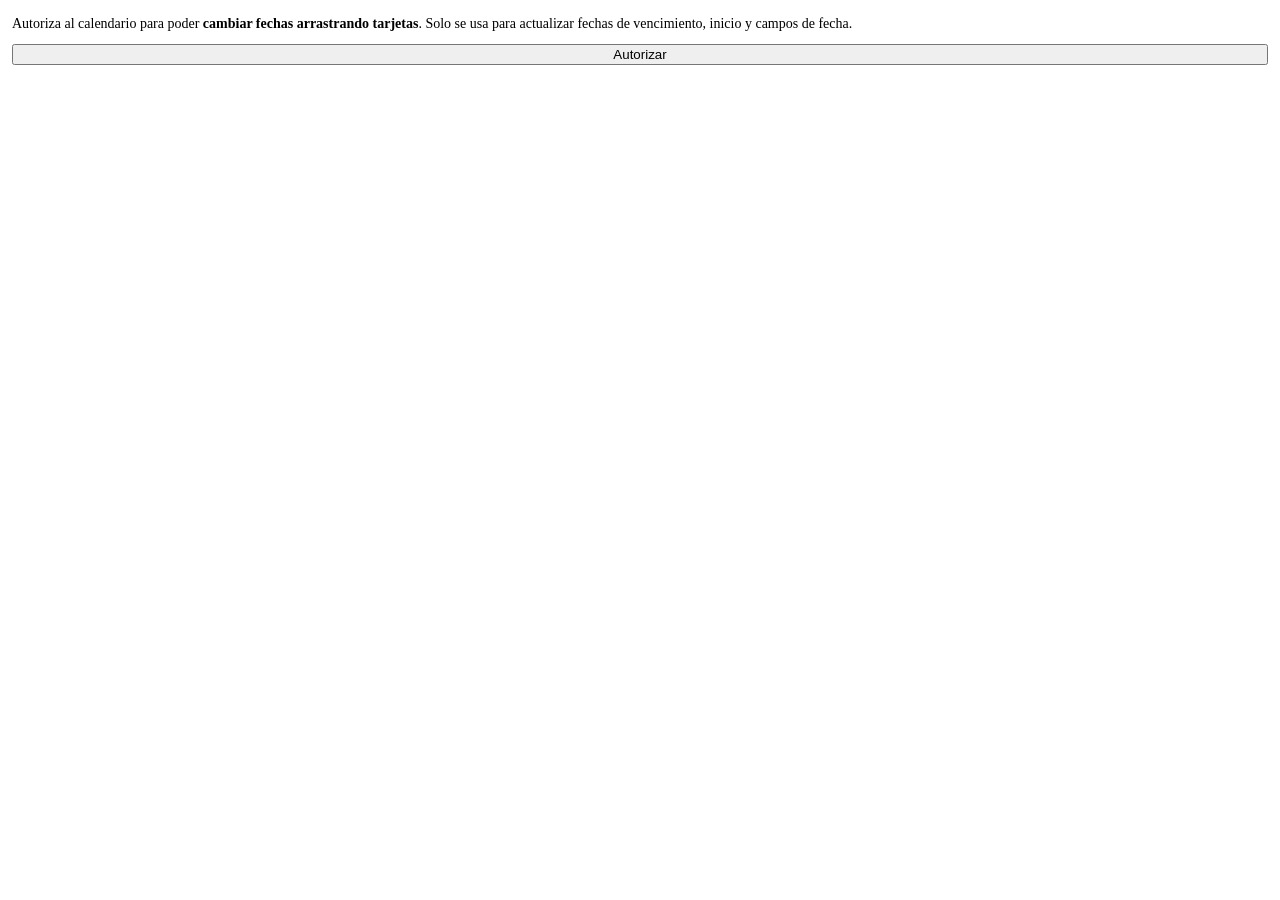
<file: authorize.html>
<!DOCTYPE html>
<html lang="es">
<head>
  <meta charset="utf-8">
  <link rel="stylesheet" href="https://p.trellocdn.com/power-up.min.css">
  <script src="https://p.trellocdn.com/power-up.min.js"></script>
  <style>body{padding:8px 4px;font-size:14px}p{margin:0 0 12px}</style>
</head>
<body>
  <p>Autoriza al calendario para poder <strong>cambiar fechas arrastrando tarjetas</strong>. Solo se usa para actualizar fechas de vencimiento, inicio y campos de fecha.</p>
  <button id="go" class="mod-primary" style="width:100%">Autorizar</button>
  <script src="./js/config.js?v=1795500000"></script>
  <script>
    var C = window.CAL_CONFIG;
    var t = window.TrelloPowerUp.iframe({ appKey: C.APP_KEY, appName: C.APP_NAME, appAuthor: C.APP_AUTHOR });
    document.getElementById('go').addEventListener('click', function () {
      t.getRestApi()
        .authorize({ scope: 'read,write', expiration: 'never' })
        .then(function () { return t.closePopup(); })
        .catch(function () { t.alert({ message: 'No se completó la autorización', display: 'error' }); });
    });
  </script>
</body>
</html>
</file>
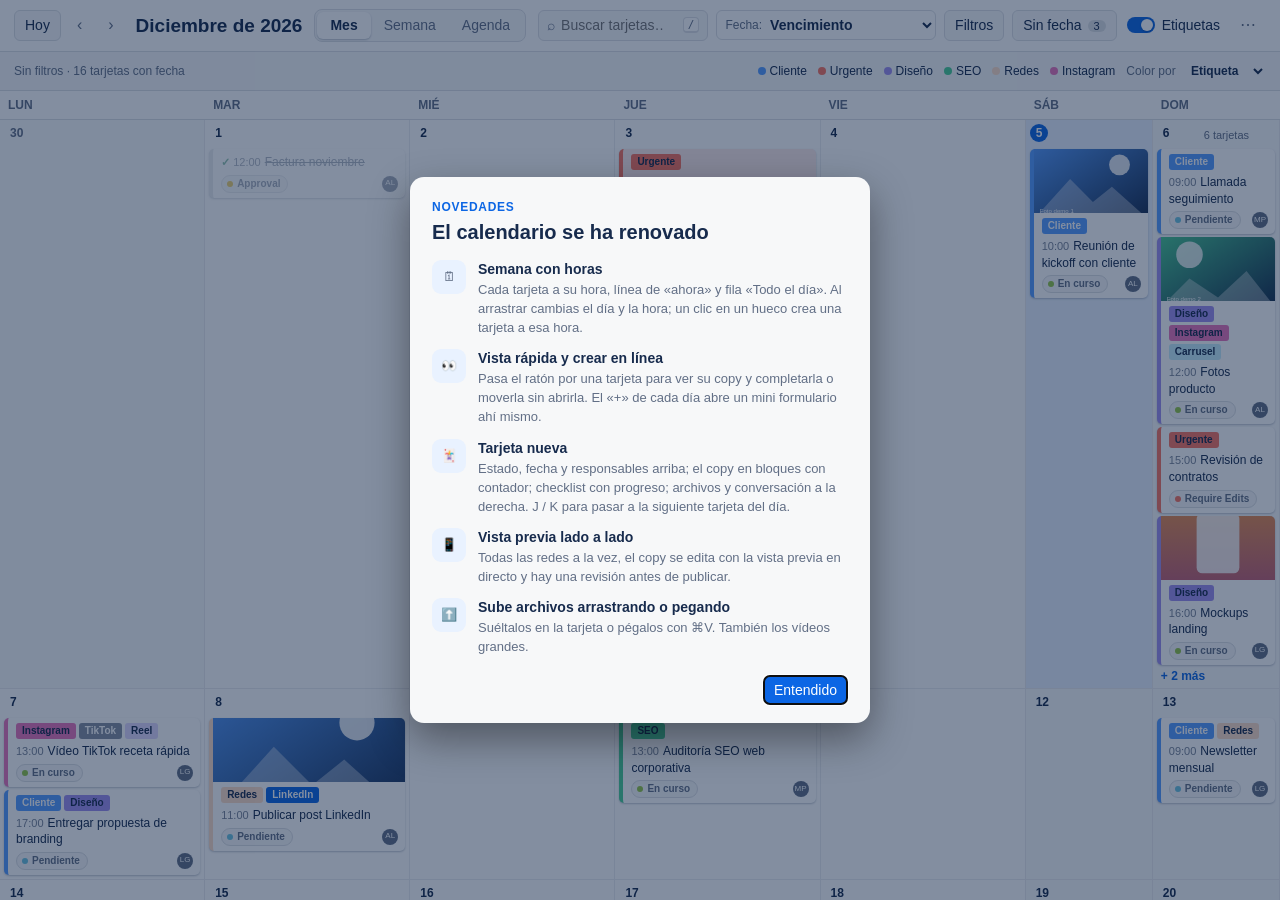
<file: calendar.html>
<!DOCTYPE html>
<html lang="es">
<head>
  <meta charset="utf-8">
  <meta name="viewport" content="width=device-width, initial-scale=1">
  <title>Calendario</title>
  <link rel="stylesheet" href="./css/calendar.css?v=1795500014">
  <script src="https://p.trellocdn.com/power-up.min.js"></script>
</head>
<body>
  <header class="toolbar">
    <div class="nav">
      <button id="today" class="btn" title="Ir a hoy (T)">Hoy</button>
      <button id="prev" class="btn icon ghost" aria-label="Anterior" title="Anterior (←)">‹</button>
      <button id="next" class="btn icon ghost" aria-label="Siguiente" title="Siguiente (→)">›</button>
      <h1 id="title"></h1>
    </div>
    <div class="views seg" role="tablist">
      <button class="seg-b" data-view="month" title="Mes (M)">Mes</button>
      <button class="seg-b" data-view="week" title="Semana (S)">Semana</button>
      <button class="seg-b" data-view="agenda" title="Agenda (A)">Agenda</button>
    </div>
    <div class="tools">
      <label class="search"><span aria-hidden="true">⌕</span><input id="q" type="search" placeholder="Buscar tarjetas…" aria-label="Buscar"><kbd>/</kbd></label>
      <label class="selectlike" title="Qué fecha de la tarjeta se usa en el calendario"><small>Fecha:</small><select id="source" aria-label="Fecha que se muestra"></select></label>
      <label class="selectlike" id="hoursWrap" hidden title="Horas que se ven en la vista Semana"><small>Horario:</small><select id="hours" aria-label="Horario de la semana">
        <option value="8-20">8 – 20 h</option><option value="7-22">7 – 22 h</option><option value="9-18">9 – 18 h</option><option value="0-24">Todo el día</option>
      </select></label>
      <button id="filtersBtn" class="btn">Filtros <span id="fcount" class="pill" hidden></span></button>
      <button id="unschedBtn" class="btn">Sin fecha <span id="ucount" class="pill grey"></span></button>
      <button id="detailBtn" class="switch" role="switch" title="Mostrar etiquetas, lista y miniatura en cada tarjeta"><i></i>Etiquetas</button>
      <div class="menu-w">
        <button id="moreBtn" class="btn icon ghost" aria-label="Más opciones" title="Más opciones">⋯</button>
        <div id="moreMenu" class="menu" hidden>
          <button data-more="refresh">⟳ Recargar tarjetas</button>
          <button data-more="ics">⤓ Exportar a .ics (Google, Outlook, Apple)</button>
          <button data-more="news">✨ Ver novedades</button>
          <button data-more="diag">🩺 Diagnóstico de imágenes</button>
        </div>
      </div>
      <button id="refresh" hidden></button>
    </div>
  </header>
  <div id="chips" class="chips"></div>

  <div id="authBar" class="authbar" hidden>
    <span>Modo solo lectura. Autoriza para cambiar fechas arrastrando tarjetas.</span>
    <button id="authBtn" class="btn primary">Autorizar</button>
  </div>

  <main class="layout">
    <section id="cal" class="cal" aria-live="polite"></section>
    <aside id="unsched" class="side" hidden>
      <h2>Sin fecha</h2>
      <p class="hint" id="unschedHint">Arrastra una tarjeta a un día para programarla.</p>
      <div id="unschedList"></div>
      <div id="overdueWrap" hidden><h3 class="sep">Vencidas sin completar</h3><div id="overdueList"></div></div>
    </aside>
    <aside id="filters" class="side" hidden>
      <h2>Filtros</h2>
      <label class="chk"><input type="checkbox" id="fCompleted"> Mostrar completadas</label>
      <label class="chk"><input type="checkbox" id="fWeekends"> Mostrar fines de semana</label>
      <label class="chk"><input type="checkbox" id="fThumbs"> Mostrar miniaturas (modo Detalles)</label>
      <h3>Listas</h3><div id="fLists" class="flist"></div>
      <h3>Etiquetas</h3><div id="fLabels" class="flist"></div>
      <h3>Miembros</h3><div id="fMembers" class="flist"></div>
      <button id="fClear" class="btn">Quitar filtros</button>
    </aside>
  </main>

  <div id="dlg" class="dlg-wrap" hidden>
    <div class="dlg" role="dialog" aria-modal="true">
      <div id="dlgAuth" hidden>
        <h2>Autoriza el calendario</h2>
        <p id="authMsg" class="hint"></p>
        <p class="hint">Se abrirá una ventana de Trello. Solo hay que hacerlo una vez por persona.</p>
        <div class="dlg-actions">
          <button type="button" class="btn" data-close>Cancelar</button>
          <button type="button" id="dlgAuthBtn" class="btn primary">Autorizar</button>
        </div>
        <details id="manualAuth" class="manual">
          <summary>¿No se abre la ventana? Autoriza con un código</summary>
          <ol class="hint">
            <li><a id="tokLink" href="#" target="_blank" rel="noopener">Abre esta página de Trello</a> y pulsa <strong>Permitir</strong>.</li>
            <li>Copia el código que aparece y pégalo aquí:</li>
          </ol>
          <div class="tokrow"><input id="tokIn" type="text" placeholder="Pega el código" autocomplete="off" spellcheck="false">
            <button type="button" id="tokSave" class="btn primary">Guardar</button></div>
        </details>
      </div>
    </div>
  </div>

  <div id="toast" class="toast" hidden></div>

  <script src="./js/config.js?v=1795500014"></script>
  <script src="./js/shared.js?v=1795500014"></script>
  <script src="./js/drive.js?v=1795500014"></script>
  <script src="./js/mock.js?v=1795500014"></script>
  <script src="./js/socialpreview.js?v=1795500014"></script>
  <script src="./js/cardview.js?v=1795500014"></script>
  <script src="./js/whatsnew.js?v=1795500014"></script>
  <script src="./js/calendar.js?v=1795500014"></script>
</body>
</html>
</file>
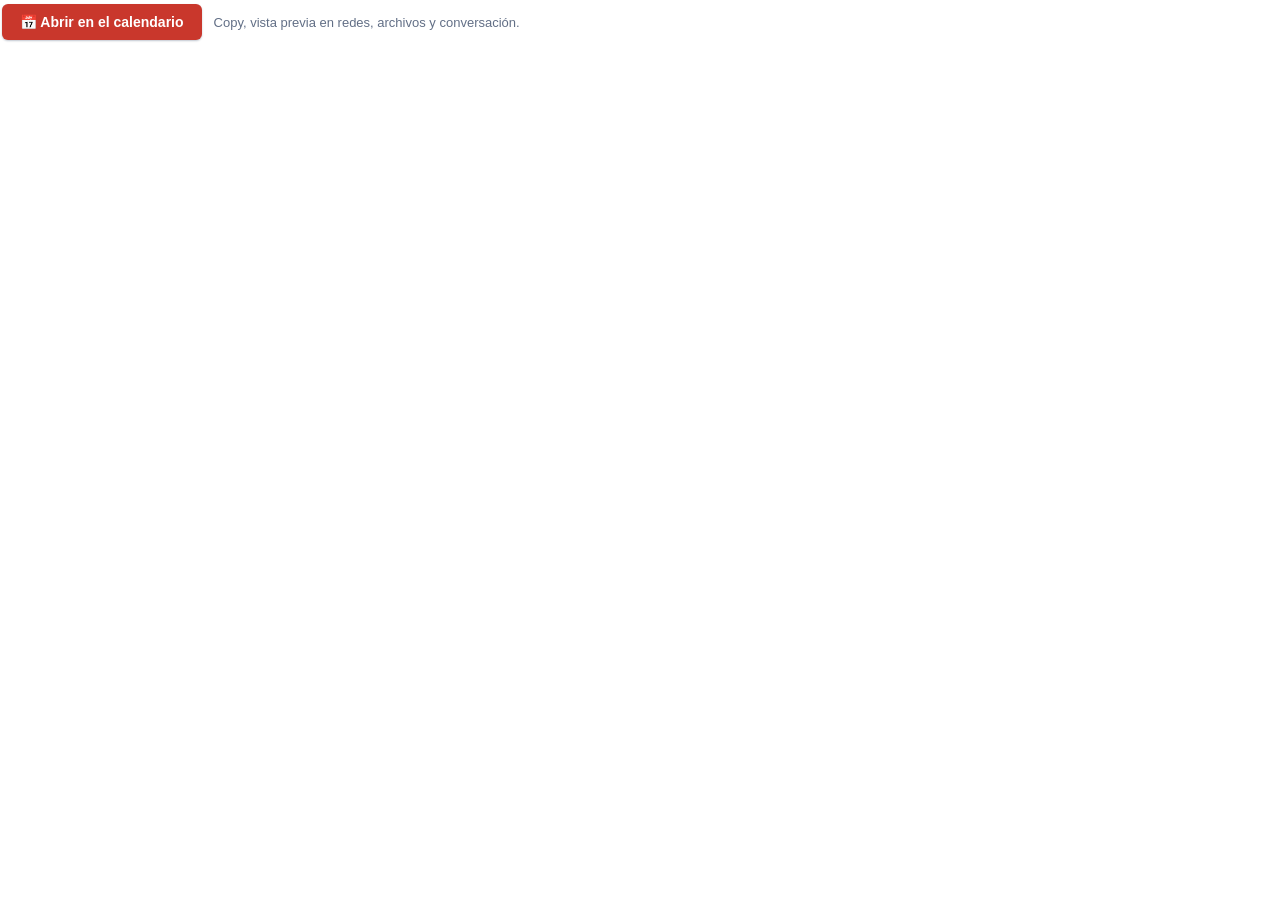
<file: cardback.html>
<!DOCTYPE html>
<html lang="es">
<head>
  <meta charset="utf-8">
  <!-- Sección «Calendario» dentro de cada tarjeta de Trello: botón grande para abrirla en el calendario. -->
  <script src="https://p.trellocdn.com/power-up.min.js"></script>
  <style>
    html, body { margin: 0; padding: 0; background: transparent; font-family: -apple-system, BlinkMacSystemFont, "Segoe UI", Roboto, sans-serif; }
    .row { display: flex; align-items: center; gap: 12px; padding: 4px 2px 8px; }
    button { display: inline-flex; align-items: center; gap: 8px; border: 0; border-radius: 6px; background: #c9372c; color: #fff;
      font-family: inherit; font-size: 14px; font-weight: 600; line-height: 1; padding: 11px 18px; cursor: pointer; box-shadow: 0 1px 2px rgba(9,30,66,.25); }
    button:hover { background: #ae2e24; }
    button:focus-visible { outline: 2px solid #fd9891; outline-offset: 2px; }
    span { font-size: 13px; color: #626f86; }
    @media (prefers-color-scheme: dark) { span { color: #9fadbc; } }
  </style>
</head>
<body>
  <div class="row">
    <button id="go" type="button">📅 Abrir en el calendario</button>
    <span>Copy, vista previa en redes, archivos y conversación.</span>
  </div>
  <script>
    var t = window.TrelloPowerUp.iframe();
    var test = /\/pruebas\//.test(location.pathname);
    if (test) document.getElementById('go').textContent = '📅 Abrir en el calendario (pruebas)';
    document.getElementById('go').addEventListener('click', function () {
      var id = t.getContext().card;
      t.modal({
        url: './calendar.html?t=' + Date.now() + '&card=' + encodeURIComponent(id),
        fullscreen: true,
        title: 'Calendario',
        accentColor: '#0c66e4'
      });
    });
    t.render(function () { t.sizeTo('body'); });
  </script>
</body>
</html>
</file>
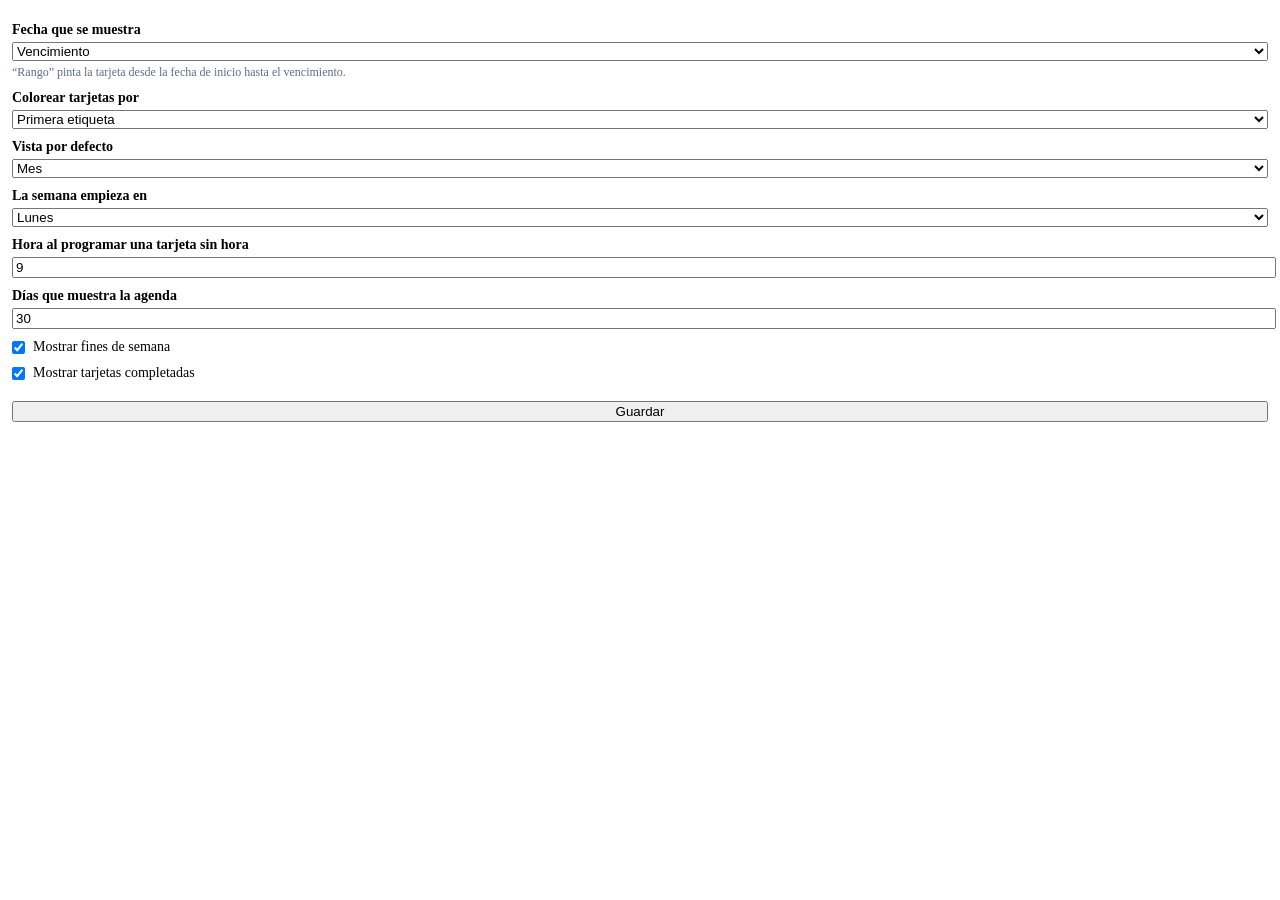
<file: settings.html>
<!DOCTYPE html>
<html lang="es">
<head>
  <meta charset="utf-8">
  <link rel="stylesheet" href="https://p.trellocdn.com/power-up.min.css">
  <script src="https://p.trellocdn.com/power-up.min.js"></script>
  <style>
    body { padding: 4px; font-size: 14px; }
    label { display: block; font-weight: 600; margin: 10px 0 4px; }
    select, input[type=number] { width: 100%; margin: 0; }
    .row { display: flex; align-items: center; gap: 8px; margin-top: 10px; font-weight: 400; }
    .row input { margin: 0; }
    .hint { color: #5e6c84; font-size: 12px; margin-top: 4px; }
    button { width: 100%; margin-top: 16px; }
  </style>
</head>
<body>
  <form id="f">
    <label for="dateSource">Fecha que se muestra</label>
    <select id="dateSource"></select>
    <div class="hint">“Rango” pinta la tarjeta desde la fecha de inicio hasta el vencimiento.</div>

    <label for="colorBy">Colorear tarjetas por</label>
    <select id="colorBy">
      <option value="label">Primera etiqueta</option>
      <option value="list">Lista</option>
      <option value="member">Primer miembro</option>
      <option value="status">Estado (vencida / completada / pendiente)</option>
      <option value="none">Sin color</option>
    </select>

    <label for="defaultView">Vista por defecto</label>
    <select id="defaultView">
      <option value="month">Mes</option>
      <option value="week">Semana</option>
      <option value="agenda">Agenda</option>
    </select>

    <label for="weekStart">La semana empieza en</label>
    <select id="weekStart">
      <option value="1">Lunes</option>
      <option value="0">Domingo</option>
    </select>

    <label for="defaultHour">Hora al programar una tarjeta sin hora</label>
    <input id="defaultHour" type="number" min="0" max="23">

    <label for="agendaDays">Días que muestra la agenda</label>
    <input id="agendaDays" type="number" min="7" max="365">

    <label class="row"><input id="showWeekends" type="checkbox"> Mostrar fines de semana</label>
    <label class="row"><input id="showCompleted" type="checkbox"> Mostrar tarjetas completadas</label>

    <button type="submit" class="mod-primary">Guardar</button>
  </form>

  <script src="./js/config.js?v=1795500000"></script>
  <script src="./js/shared.js?v=1795500000"></script>
  <script src="./js/mock.js?v=1795500000"></script>
  <script>
    (function () {
      var t = CalShared.getT();
      var $ = function (id) { return document.getElementById(id); };
      var NUM = ['weekStart', 'defaultHour', 'agendaDays'];
      var BOOL = ['showWeekends', 'showCompleted'];
      var SEL = ['dateSource', 'colorBy', 'defaultView', 'weekStart'];

      Promise.all([
        t.get('board', 'shared', 'cfg'),
        t.board('customFields').catch(function () { return { customFields: [] }; })
      ]).then(function (r) {
        var cfg = CalShared.mergeCfg(r[0]);
        var opts = [['due', 'Vencimiento'], ['start', 'Fecha de inicio'], ['range', 'Rango inicio → vencimiento']];
        (r[1].customFields || []).forEach(function (cf) {
          if (cf.type === 'date') opts.push(['cf:' + cf.id, 'Campo personalizado: ' + cf.name]);
        });
        $('dateSource').innerHTML = opts.map(function (o) {
          return '<option value="' + o[0] + '">' + o[1].replace(/</g, '&lt;') + '</option>';
        }).join('');

        SEL.forEach(function (k) { $(k).value = String(cfg[k]); });
        NUM.forEach(function (k) { if ($(k).type === 'number') $(k).value = cfg[k]; });
        BOOL.forEach(function (k) { $(k).checked = !!cfg[k]; });

        if (!t.memberCanWriteToModel || !t.memberCanWriteToModel('board')) {
          document.querySelector('button').disabled = true;
          document.querySelector('button').textContent = 'Solo los miembros con permiso de edición pueden guardar';
        }
        if (t.sizeTo) t.sizeTo('#f');
      });

      $('f').addEventListener('submit', function (e) {
        e.preventDefault();
        var cfg = {
          dateSource: $('dateSource').value,
          colorBy: $('colorBy').value,
          defaultView: $('defaultView').value,
          weekStart: parseInt($('weekStart').value, 10),
          defaultHour: Math.min(23, Math.max(0, parseInt($('defaultHour').value, 10) || 9)),
          agendaDays: Math.min(365, Math.max(7, parseInt($('agendaDays').value, 10) || 30)),
          showWeekends: $('showWeekends').checked,
          showCompleted: $('showCompleted').checked
        };
        t.set('board', 'shared', 'cfg', cfg).then(function () { return t.closePopup(); });
      });
    })();
  </script>
</body>
</html>
</file>
<file: css/calendar.css>
:root {
  --bg: #ffffff; --surface: #f7f8f9; --line: #dcdfe4; --text: #172b4d; --muted: #626f86;
  --accent: #0c66e4; --accent-soft: #e9f2ff; --today: #e9f2ff; --other: #fafbfc;
  --danger: #c9372c; --ok: #1f845a; --shadow: 0 1px 2px rgba(9,30,66,.25);
}
@media (prefers-color-scheme: dark) {
  :root {
    --bg: #1d2125; --surface: #22272b; --line: #38414a; --text: #dee4ea; --muted: #9fadbc;
    --accent: #579dff; --accent-soft: #1c2b41; --today: #1c2b41; --other: #191d20;
    --danger: #f87168; --ok: #4bce97; --shadow: 0 1px 2px rgba(0,0,0,.5);
  }
}
* { box-sizing: border-box; }
[hidden] { display: none !important; }
html, body { margin: 0; height: 100%; }
body {
  background: var(--bg); color: var(--text);
  font: 14px/1.35 -apple-system, BlinkMacSystemFont, "Segoe UI", Roboto, "Noto Sans", Ubuntu, sans-serif;
  display: flex; flex-direction: column; overflow: hidden;
}
button, input, select { font: inherit; color: inherit; }

/* Barra de herramientas */
.toolbar {
  display: flex; flex-wrap: wrap; align-items: center; gap: 8px 16px;
  padding: 10px 14px; border-bottom: 1px solid var(--line); background: var(--bg);
}
.nav, .views, .tools { display: flex; align-items: center; gap: 6px; flex-wrap: wrap; }
.tools { margin-left: auto; }
h1 { font-size: 18px; margin: 0 0 0 6px; font-weight: 600; white-space: nowrap; }
.btn {
  border: 1px solid var(--line); background: var(--surface); border-radius: 6px;
  padding: 5px 10px; cursor: pointer; white-space: nowrap;
}
.btn:hover { border-color: var(--muted); }
.btn.icon { padding: 5px 9px; font-size: 16px; line-height: 1; }
.btn.primary { background: var(--accent); color: #fff; border-color: var(--accent); }
.btn.active, .seg.active { background: var(--accent-soft); border-color: var(--accent); color: var(--accent); font-weight: 600; }
.views .seg { border-radius: 0; margin-left: -1px; }
.views .seg:first-child { border-radius: 6px 0 0 6px; }
.views .seg:last-child { border-radius: 0 6px 6px 0; }
input[type=search], select {
  border: 1px solid var(--line); background: var(--bg); border-radius: 6px; padding: 5px 8px; min-width: 0;
}
input[type=search] { width: 180px; }
.pill { background: var(--accent); color: #fff; border-radius: 10px; padding: 0 6px; font-size: 11px; margin-left: 2px; }

.authbar {
  display: flex; align-items: center; justify-content: space-between; gap: 12px;
  padding: 6px 14px; background: var(--accent-soft); border-bottom: 1px solid var(--line); font-size: 13px;
}

/* Layout */
.layout { flex: 1; display: flex; min-height: 0; }
.cal { flex: 1; min-width: 0; overflow: auto; display: flex; flex-direction: column; }
.side {
  width: 270px; flex: none; border-left: 1px solid var(--line); background: var(--surface);
  overflow: auto; padding: 12px;
}
.side h2 { font-size: 15px; margin: 0 0 8px; }
.side h3 { font-size: 12px; text-transform: uppercase; letter-spacing: .04em; color: var(--muted); margin: 14px 0 6px; }
.hint { color: var(--muted); font-size: 12px; margin: 0 0 10px; }
.chk { display: flex; align-items: center; gap: 6px; margin: 4px 0; cursor: pointer; font-size: 13px; }
.flist { max-height: 180px; overflow: auto; }
.swatch { width: 12px; height: 12px; border-radius: 3px; flex: none; }
#fClear { margin-top: 14px; width: 100%; }

/* Vista mensual */
.dow, .grid { display: grid; grid-template-columns: repeat(var(--cols, 7), minmax(0, 1fr)); }
.dow { position: sticky; top: 0; z-index: 2; background: var(--bg); border-bottom: 1px solid var(--line); }
.dow div { padding: 6px 8px; font-size: 12px; color: var(--muted); font-weight: 600; text-transform: uppercase; }
.grid { flex: 1; grid-auto-rows: minmax(110px, 1fr); }
.day {
  border-right: 1px solid var(--line); border-bottom: 1px solid var(--line);
  padding: 4px; min-width: 0; display: flex; flex-direction: column; gap: 3px; overflow: hidden;
}
.day.other { background: var(--other); }
.day.other .dnum { color: var(--muted); }
.day.today { background: var(--today); }
.day.today .dnum { background: var(--accent); color: #fff; }
.day.drop { outline: 2px dashed var(--accent); outline-offset: -3px; }
.dnum {
  font-size: 12px; font-weight: 600; align-self: flex-start; padding: 1px 6px; border-radius: 10px;
}
.events { display: flex; flex-direction: column; gap: 3px; overflow-y: auto; min-height: 0; }
.more { font-size: 12px; color: var(--muted); background: none; border: 0; text-align: left; padding: 0 4px; cursor: pointer; }
.more:hover { color: var(--accent); }

/* Evento */
.ev {
  display: flex; align-items: center; gap: 5px; border-radius: 4px; padding: 2px 6px;
  font-size: 12px; cursor: pointer; box-shadow: var(--shadow); min-width: 0;
  background: var(--ev-bg, var(--surface)); color: var(--ev-fg, var(--text));
  border-left: 3px solid var(--ev-edge, transparent);
}
.ev[draggable=true] { cursor: grab; }
.ev:focus-visible { outline: 2px solid var(--accent); }
.ev .time { font-variant-numeric: tabular-nums; opacity: .85; flex: none; }
.ev .name { overflow: hidden; text-overflow: ellipsis; white-space: nowrap; }
.ev.done .name { text-decoration: line-through; opacity: .7; }
.ev.overdue { --ev-edge: var(--danger); }
.ev.cont-l { border-top-left-radius: 0; border-bottom-left-radius: 0; }
.ev.cont-r { border-top-right-radius: 0; border-bottom-right-radius: 0; }
.ev.dragging { opacity: .4; }
.ev.saving { opacity: .6; }
.ev .av {
  width: 16px; height: 16px; border-radius: 50%; flex: none; margin-left: auto;
  background: var(--muted) center/cover; color: #fff; font-size: 8px; display: grid; place-items: center;
}

/* Vista semanal */
.week .grid { grid-auto-rows: 1fr; }
.week .day { min-height: 100%; }
.week .ev { white-space: normal; flex-wrap: wrap; align-items: center; padding: 4px 6px; }
.week .ev .name { white-space: normal; flex: 1 1 100%; order: 3; word-break: break-word; }
.week .ev .av { order: 2; }
.week .dnum { font-size: 13px; }

/* Agenda */
.agenda { padding: 8px 16px 24px; max-width: 900px; width: 100%; }
.agenda .aday { display: grid; grid-template-columns: 130px 1fr; gap: 10px; padding: 10px 0; border-bottom: 1px solid var(--line); }
.agenda .adate { font-weight: 600; text-transform: capitalize; }
.agenda .adate small { display: block; color: var(--muted); font-weight: 400; text-transform: none; }
.agenda .aday.today .adate { color: var(--accent); }
.agenda .events { gap: 5px; overflow: visible; }
.agenda .ev { font-size: 13px; padding: 5px 8px; }
.agenda .ev .meta { color: inherit; opacity: .75; font-size: 12px; margin-left: 8px; white-space: nowrap; }
.empty { color: var(--muted); padding: 40px; text-align: center; }

/* Sin fecha */
#unschedList .ev { margin-bottom: 5px; }
#unsched.drop { outline: 2px dashed var(--accent); outline-offset: -4px; }

.toast {
  position: fixed; bottom: 16px; left: 50%; transform: translateX(-50%);
  background: #172b4d; color: #fff; padding: 8px 14px; border-radius: 6px; font-size: 13px;
  box-shadow: 0 4px 12px rgba(0,0,0,.3); z-index: 10; max-width: 90vw;
}
.toast.err { background: var(--danger); }
.loading { padding: 40px; text-align: center; color: var(--muted); }

@media (max-width: 760px) {
  .tools { margin-left: 0; width: 100%; }
  input[type=search] { flex: 1; width: auto; }
  .side { position: absolute; right: 0; top: 0; bottom: 0; z-index: 5; box-shadow: -4px 0 12px rgba(0,0,0,.2); }
  .layout { position: relative; }
  .grid { grid-auto-rows: minmax(80px, 1fr); }
  .ev .time, .ev .av { display: none; }
  .agenda .aday { grid-template-columns: 1fr; gap: 4px; }
}

/* Cabecera del día y botón + */
.dhead { display: flex; align-items: center; justify-content: space-between; min-height: 22px; }
.day { cursor: default; }
.add {
  border: 0; background: transparent; color: var(--muted); font-size: 18px; line-height: 1;
  width: 24px; height: 22px; border-radius: 4px; cursor: pointer; opacity: 0; transition: opacity .12s;
}
.day:hover .add, .aday:hover .add, .add:focus-visible { opacity: 1; }
.add:hover { background: var(--accent-soft); color: var(--accent); }
@media (hover: none) { .add { opacity: .7; } }
.agenda .adate .add { float: right; opacity: .6; }

/* Diálogo */
.dlg-wrap {
  position: fixed; inset: 0; background: rgba(9,30,66,.45); z-index: 20;
  display: flex; align-items: flex-start; justify-content: center; padding: 60px 16px;
}
.dlg {
  background: var(--bg); color: var(--text); border-radius: 10px; width: 100%; max-width: 420px;
  padding: 18px 20px; box-shadow: 0 12px 32px rgba(0,0,0,.35);
}
.dlg h2 { font-size: 17px; margin: 0 0 12px; }
.dlg h2::first-letter { text-transform: uppercase; }
.fld { display: flex; flex-direction: column; gap: 4px; font-size: 12px; font-weight: 600; color: var(--muted); margin-bottom: 12px; }
.fld input, .fld select {
  font-size: 14px; font-weight: 400; color: var(--text); border: 1px solid var(--line);
  background: var(--bg); border-radius: 6px; padding: 7px 9px;
}
.fld input:focus, .fld select:focus { outline: 2px solid var(--accent); outline-offset: -1px; }
#nTplHint:empty { display: none; }
#nTplHint { margin-top: -6px; }
.dlg-actions { display: flex; justify-content: flex-end; gap: 8px; margin-top: 6px; }
.manual { margin-top: 14px; border-top: 1px solid var(--line); padding-top: 10px; font-size: 13px; }
.manual summary { cursor: pointer; color: var(--accent); }
.manual ol { padding-left: 18px; margin: 10px 0; }
.manual a { color: var(--accent); }
.tokrow { display: flex; gap: 6px; }
.tokrow input { flex: 1; min-width: 0; border: 1px solid var(--line); background: var(--bg); color: var(--text); border-radius: 6px; padding: 6px 8px; font: 13px ui-monospace, monospace; }

/* ───────── Vista de tarjeta ───────── */
.cv-wrap {
  position: fixed; inset: 0; z-index: 15; background: rgba(9,30,66,.5);
  display: flex; align-items: flex-start; justify-content: center; padding: 32px 16px; overflow-y: auto;
}
.cv {
  position: relative; background: var(--surface); color: var(--text); border-radius: 12px;
  width: 100%; max-width: 920px; box-shadow: 0 16px 40px rgba(0,0,0,.4); overflow: hidden; margin-bottom: 32px;
}
.cv-busy .cv { cursor: progress; }
.cv-cover { height: 8px; background: var(--line); }
.cv-x {
  position: absolute; top: 14px; right: 12px; width: 32px; height: 32px; border-radius: 50%;
  border: 0; background: transparent; color: var(--muted); font-size: 22px; line-height: 1; cursor: pointer;
}
.cv-x:hover { background: var(--line); color: var(--text); }
.cv-head { padding: 16px 56px 4px 20px; }
.cv-title {
  width: 100%; font-family: inherit; font-size: 20px; font-weight: 600; line-height: 1.3; color: var(--text); margin: 0;
  border: 1px solid transparent; background: transparent; border-radius: 6px; padding: 4px 6px; margin-left: -7px;
  resize: none; overflow: hidden;
}
.cv-title:not(.ro):hover { background: var(--bg); }
.cv-title:focus { outline: 2px solid var(--accent); background: var(--bg); }
.cv-sub { color: var(--muted); font-size: 13px; margin-top: 2px; }
.cv-sub select {
  border: 0; background: transparent; color: var(--text); font-weight: 600; text-decoration: underline;
  padding: 0 2px; cursor: pointer; min-width: 0;
}
.cv-body { display: grid; grid-template-columns: minmax(0, 1fr) 290px; gap: 20px; padding: 12px 20px 22px; }
.cv-main { min-width: 0; }
.cv-side { display: flex; flex-direction: column; gap: 18px; padding-top: 4px; min-width: 0; }
.cv-side .btn { text-align: left; width: 100%; }
.cv-meta { display: flex; flex-wrap: wrap; gap: 16px 24px; margin-bottom: 8px; }
.cv-h { font-size: 12px; font-weight: 600; color: var(--muted); margin-bottom: 6px; }
.cv-row { display: flex; flex-wrap: wrap; gap: 6px; align-items: center; }
.cv-av {
  border-radius: 50%; background: #626f86; color: #fff; display: inline-grid; place-items: center;
  font-size: 11px; font-weight: 600; overflow: hidden; flex: none;
}
.cv-av img { width: 100%; height: 100%; object-fit: cover; }
.cv-label { border-radius: 4px; padding: 0 10px; height: 28px; display: inline-flex; align-items: center; font-size: 13px; font-weight: 600; min-width: 40px; }
.cv-add {
  width: 28px; height: 28px; border-radius: 50%; border: 0; background: var(--line); color: var(--text);
  font-size: 18px; line-height: 1; cursor: pointer;
}
.cv-label + .cv-add { border-radius: 4px; }
.cv-add:hover { background: var(--muted); color: #fff; }
.cv-picker {
  margin-top: 8px; background: var(--bg); border: 1px solid var(--line); border-radius: 8px; padding: 6px;
  max-height: 220px; overflow: auto; min-width: 220px; box-shadow: var(--shadow);
}
.cv-pick { display: flex; align-items: center; gap: 8px; padding: 4px 6px; border-radius: 4px; cursor: pointer; font-size: 13px; }
.cv-pick:hover { background: var(--surface); }
.cv-pick .cv-label { height: 24px; flex: 1; }
.cv-dates { display: flex; flex-wrap: wrap; gap: 10px; align-items: flex-end; }
.cv-dates label { display: flex; flex-direction: column; gap: 3px; font-size: 11px; color: var(--muted); }
.cv-dates input[type=date], .cv-dates input[type=datetime-local] {
  border: 1px solid var(--line); background: var(--bg); color: var(--text); border-radius: 6px; padding: 5px 7px; font-size: 13px;
}
.cv-dates .cv-done { flex-direction: row; align-items: center; gap: 6px; font-size: 13px; color: var(--text); padding-bottom: 6px; }
.cv-pill { background: var(--line); border-radius: 4px; padding: 4px 8px; font-size: 13px; }
.cv-pill.late { background: #f87462; color: #fff; }
.cv-pill.ok { background: #1f845a; color: #fff; }
.cv-muted { color: var(--muted); font-size: 13px; }
.cv-sec { margin-top: 22px; }
.cv-sec-h { display: flex; align-items: center; justify-content: space-between; margin-bottom: 8px; }
.cv-sec h3 { font-size: 15px; margin: 0; }
.cv-sm { padding: 3px 10px; font-size: 13px; }
.cv-desc { font-size: 14px; line-height: 1.5; word-wrap: break-word; }
.cv-desc a, .cv-cmt-b a, .cv-att a, .cv-item a { color: var(--accent); }
.cv-desc code, .cv-cmt-b code { background: var(--line); border-radius: 3px; padding: 0 4px; font-size: 12px; }
.cv-desc-edit textarea, .cv-comment textarea {
  width: 100%; border: 1px solid var(--line); background: var(--bg); color: var(--text); border-radius: 6px;
  padding: 8px 10px; font-family: inherit; font-size: 14px; line-height: 1.45; resize: vertical;
}
.cv-actions { display: flex; gap: 8px; margin-top: 6px; }
.cv-prog { display: flex; align-items: center; gap: 8px; font-size: 11px; color: var(--muted); margin-bottom: 6px; }
.cv-prog div { flex: 1; height: 8px; background: var(--line); border-radius: 4px; overflow: hidden; }
.cv-prog i { display: block; height: 100%; background: var(--accent); border-radius: 4px; transition: width .2s; }
.cv-prog i.full { background: #1f845a; }
.cv-item { display: flex; align-items: flex-start; gap: 8px; padding: 5px 4px; border-radius: 4px; cursor: pointer; font-size: 14px; }
.cv-item:hover { background: var(--bg); }
.cv-item input { margin-top: 3px; }
.cv-item.done span { text-decoration: line-through; color: var(--muted); }
.cv-additem { display: flex; gap: 6px; margin-top: 6px; }
.cv-additem input { flex: 1; min-width: 0; border: 1px solid var(--line); background: var(--bg); color: var(--text); border-radius: 6px; padding: 5px 8px; }
.cv-att { margin: 0; padding-left: 18px; font-size: 14px; }
.cv-att li { margin: 3px 0; word-break: break-all; }
.cv-comment { margin-bottom: 12px; display: flex; flex-direction: column; align-items: flex-start; gap: 6px; }
.cv-cmt { display: flex; gap: 10px; margin: 12px 0; }
.cv-cmt-h { display: flex; gap: 8px; align-items: baseline; font-size: 13px; margin-bottom: 3px; }
.cv-cmt-b { background: var(--bg); border: 1px solid var(--line); border-radius: 8px; padding: 7px 10px; font-size: 14px; line-height: 1.45; word-wrap: break-word; }
.dlg-wrap { z-index: 25; }
@media (max-width: 640px) {
  .cv-wrap { padding: 0; }
  .cv { border-radius: 0; min-height: 100%; margin: 0; }
  .cv-body { grid-template-columns: 1fr; }
}

/* ───────── Tarjetas detalladas en el calendario ───────── */
body.detail .grid { grid-auto-rows: minmax(120px, auto); }
body.detail .day { overflow: visible; }
body.detail .events { overflow: visible; }
.ev.det {
  display: block; padding: 5px 7px 5px 8px; background: var(--bg); color: var(--text);
  border-left: 4px solid var(--ev-bg, var(--line)); border-radius: 5px; white-space: normal;
}
.ev.det.overdue { box-shadow: var(--shadow), inset 0 0 0 1px var(--danger); }
.ev-labels { display: flex; flex-wrap: wrap; gap: 3px; margin-bottom: 4px; }
.ev-labels .lb {
  font-size: 10px; font-weight: 600; line-height: 16px; height: 16px; padding: 0 6px; border-radius: 3px;
  max-width: 100%; overflow: hidden; text-overflow: ellipsis; white-space: nowrap;
}
.ev-labels .lb.empty { width: 28px; padding: 0; }
.ev-line { display: flex; gap: 5px; align-items: baseline; min-width: 0; }
.ev.det .name { white-space: normal; overflow: visible; font-weight: 500; line-height: 1.3; word-break: break-word; }
.ev.det .time { font-size: 11px; color: var(--muted); }
.ev-foot { display: flex; align-items: center; gap: 4px; margin-top: 4px; min-width: 0; }
.ev-list {
  font-size: 10px; font-weight: 600; color: var(--muted); background: var(--surface); border: 1px solid var(--line);
  border-radius: 10px; padding: 0 7px 0 5px; line-height: 16px; max-width: 100%;
  overflow: hidden; text-overflow: ellipsis; white-space: nowrap; display: inline-flex; align-items: center; gap: 4px;
}
.ev-list::before { content: ''; width: 6px; height: 6px; border-radius: 50%; background: var(--lc); flex: none; }
.ev.det .av { margin-left: auto; }
.ev.det.done .name { text-decoration: line-through; opacity: .6; }
#unschedList .ev.det { margin-bottom: 6px; }
@media (max-width: 760px) { .ev.det .av { display: none; } }

/* ───────── Galería de adjuntos ───────── */
.cv-gallery { display: grid; grid-template-columns: repeat(auto-fill, minmax(150px, 1fr)); gap: 10px; margin-bottom: 10px; }
.cv-thumb, .cv-vid { position: relative; display: flex; flex-direction: column; gap: 4px; min-width: 0; }
.cv-thumb { border: 0; padding: 0; background: none; cursor: zoom-in; text-align: left; color: inherit; font: inherit; }
.cv-thumb img, .cv-play, .cv-video {
  width: 100%; aspect-ratio: 4 / 3; object-fit: cover; border-radius: 6px; background: var(--line); display: block;
}
.cv-thumb.loading::after, .cv-play.loading::after {
  content: ''; position: absolute; top: calc(50% - 22px); left: calc(50% - 11px); width: 18px; height: 18px;
  border: 2px solid var(--muted); border-top-color: transparent; border-radius: 50%; animation: cvspin .8s linear infinite;
}
@keyframes cvspin { to { transform: rotate(360deg); } }
.cv-thumb:hover img { filter: brightness(.92); }
.cv-thumb-n { font-size: 12px; color: var(--muted); overflow: hidden; text-overflow: ellipsis; white-space: nowrap; }
.cv-miss {
  width: 100%; aspect-ratio: 4 / 3; border-radius: 6px; background: var(--line); color: var(--muted);
  display: grid; place-items: center; font-size: 12px; text-align: center; padding: 6px;
}
.cv-play { position: relative; border: 0; padding: 0; cursor: pointer; overflow: hidden; background: #172b4d; }
.cv-play img { width: 100%; height: 100%; object-fit: cover; opacity: .75; }
.cv-play-i {
  position: absolute; inset: 0; margin: auto; width: 46px; height: 46px; border-radius: 50%;
  background: rgba(0,0,0,.6); color: #fff; display: grid; place-items: center; font-size: 18px; padding-left: 3px;
}
.cv-play:hover .cv-play-i { background: var(--accent); }
.cv-video { background: #000; object-fit: contain; }
.cv-vid:has(.cv-video) { grid-column: 1 / -1; }
.cv-vid:has(.cv-video) .cv-video { aspect-ratio: 16 / 9; }
.cv-cover-img { height: 180px; background: var(--line); overflow: hidden; cursor: zoom-in; }
.cv-cover-img img { width: 100%; height: 100%; object-fit: cover; display: block; }
.cv-cover-img .cv-miss { aspect-ratio: auto; height: 100%; border-radius: 0; }

/* Visor */
.cv-lb {
  position: fixed; inset: 0; z-index: 30; background: rgba(0,0,0,.88);
  display: flex; align-items: center; justify-content: center; padding: 40px 60px;
}
.cv-lb figure { margin: 0; display: flex; flex-direction: column; align-items: center; gap: 10px; max-width: 100%; max-height: 100%; }
.cv-lb img { max-width: 100%; max-height: calc(100vh - 120px); object-fit: contain; border-radius: 4px; }
.cv-lb figcaption { color: #dcdfe4; font-size: 13px; text-align: center; }
.cv-lb figcaption a { color: #85b8ff; }
.cv-lb.loading figure::before {
  content: ''; width: 28px; height: 28px; border: 3px solid #fff; border-top-color: transparent;
  border-radius: 50%; animation: cvspin .8s linear infinite;
}
.cv-lb button { position: absolute; border: 0; background: rgba(255,255,255,.12); color: #fff; cursor: pointer; border-radius: 50%; }
.cv-lb button:hover { background: rgba(255,255,255,.25); }
.cv-lb-x { top: 14px; right: 14px; width: 40px; height: 40px; font-size: 24px; }
.cv-lb-p, .cv-lb-n { top: calc(50% - 24px); width: 48px; height: 48px; font-size: 28px; }
.cv-lb-p { left: 10px; } .cv-lb-n { right: 10px; }
@media (max-width: 640px) { .cv-lb { padding: 50px 8px; } .cv-lb-p, .cv-lb-n { top: auto; bottom: 10px; } }
@media (max-width: 760px) { .ev.det .time { display: inline; } }
.cv-cover-img ~ .cv-x { background: rgba(0,0,0,.5); color: #fff; }
.cv-cover-img ~ .cv-x:hover { background: rgba(0,0,0,.7); color: #fff; }

/* Miniatura en la tarjeta del calendario */
.ev-thumb { margin: -5px -7px 5px -8px; height: 64px; overflow: hidden; border-radius: 0 5px 0 0; background: var(--line); }
.ev-thumb img { width: 100%; height: 100%; object-fit: cover; display: block; pointer-events: none; }
.week .ev-thumb { height: 90px; }
.agenda .ev.det { display: grid; grid-template-columns: auto 1fr; column-gap: 10px; }
.agenda .ev-thumb { grid-row: 1 / span 3; width: 96px; height: 64px; margin: 0; border-radius: 4px; }
.agenda .ev.det > :not(.ev-thumb) { grid-column: 2; }
.ev-covercol { margin: -5px -7px 5px -8px; height: 8px; border-radius: 0 5px 0 0; }
#unschedList .ev-thumb { height: 54px; }
.ev.det .ev-line { display: block; }
.ev.det .ev-line .time { margin-right: 4px; }
.ev.det .name { word-break: normal; overflow-wrap: break-word; }

/* Adjuntos en la columna derecha */
.cv-side-att { display: flex; flex-direction: column; gap: 6px; }
.cv-sa { display: flex; align-items: center; gap: 8px; min-width: 0; padding: 4px; border-radius: 6px; }
.cv-sa:hover { background: var(--bg); }
.cv-sa-ico {
  width: 40px; height: 32px; flex: none; border-radius: 4px; background: var(--line); color: var(--muted);
  display: grid; place-items: center; font-size: 9px; font-weight: 700; overflow: hidden;
}
.cv-sa-ico img { width: 100%; height: 100%; object-fit: cover; }
.cv-sa-ico .cv-miss { aspect-ratio: auto; height: 100%; font-size: 0; }
.cv-sa-txt { flex: 1; min-width: 0; display: flex; flex-direction: column; line-height: 1.25; }
.cv-sa-name {
  font: inherit; font-size: 12px; font-weight: 600; color: var(--text); background: none; border: 0; padding: 0;
  text-align: left; cursor: pointer; overflow: hidden; text-overflow: ellipsis; white-space: nowrap; text-decoration: none;
}
.cv-sa-name:hover { color: var(--accent); text-decoration: underline; }
.cv-sa-txt .cv-muted { font-size: 11px; }
.cv-sa-dl {
  flex: none; width: 28px; height: 28px; border-radius: 6px; display: grid; place-items: center;
  color: var(--text); background: var(--line); text-decoration: none; font-weight: 700;
}
.cv-sa-dl:hover { background: var(--accent); color: #fff; }
@media (max-width: 640px) { .cv-side-att { width: 100%; } }

/* @menciones */
.cv-mmenu {
  position: absolute; z-index: 5; min-width: 260px; max-width: 340px; background: var(--bg); border: 1px solid var(--line);
  border-radius: 8px; box-shadow: 0 8px 24px rgba(9,30,66,.25); padding: 4px; max-height: 280px; overflow: auto;
}
.cv-mmenu-h { font-size: 11px; font-weight: 600; color: var(--muted); padding: 4px 8px 6px; text-transform: uppercase; letter-spacing: .04em; }
.cv-mitem { display: flex; align-items: center; gap: 8px; padding: 6px 8px; border-radius: 6px; cursor: pointer; min-width: 0; }
.cv-mitem.sel, .cv-mitem:hover { background: var(--accent-soft); }
.cv-mname { font-size: 13px; font-weight: 600; overflow: hidden; text-overflow: ellipsis; white-space: nowrap; }
.cv-muser { font-size: 12px; color: var(--muted); margin-left: auto; white-space: nowrap; }
.cv-mention { color: var(--accent); font-weight: 600; background: var(--accent-soft); border-radius: 3px; padding: 0 2px; }
.cv-comment { position: relative; }

/* ───────── Vista previa en redes ───────── */
.sp-tabs { display: flex; flex-wrap: wrap; gap: 6px; margin-bottom: 12px; }
.sp-tab { border: 1px solid var(--line); background: var(--bg); color: var(--text); border-radius: 999px; padding: 4px 12px; font-size: 13px; cursor: pointer; }
.sp-tab.det::after { content: ''; display: inline-block; width: 6px; height: 6px; border-radius: 50%; background: var(--ok); margin-left: 6px; vertical-align: middle; }
.sp-tab.on { background: var(--accent); border-color: var(--accent); color: #fff; }
.sp-stage { background: var(--surface); border: 1px solid var(--line); border-radius: 12px; padding: 18px 12px; display: flex; justify-content: center; }
.sp-phone {
  width: 340px; max-width: 100%; background: #fff; color: #0f1419; border-radius: 14px; overflow: hidden;
  box-shadow: 0 4px 18px rgba(9,30,66,.18); font: 14px/1.4 -apple-system, BlinkMacSystemFont, "Segoe UI", Roboto, sans-serif;
}
.sp-phone svg { width: 22px; height: 22px; fill: none; stroke: currentColor; stroke-width: 1.8; stroke-linejoin: round; stroke-linecap: round; flex: none; }
.sp-av { display: inline-flex; align-items: center; justify-content: center; border-radius: 50%; background: linear-gradient(135deg, #0c66e4, #9f8fef); color: #fff; font-weight: 700; font-size: 12px; flex: none; }
.sp-top { display: flex; align-items: center; gap: 10px; padding: 10px 12px; }
.sp-top > div { flex: 1; min-width: 0; }
.sp-muted { color: #65676b; font-size: 12px; }
.sp-dotsmenu { color: #65676b; letter-spacing: 1px; }
.sp-media { position: relative; background: #111; overflow: hidden; }
.sp-media img, .sp-media video { width: 100%; height: 100%; object-fit: cover; display: block; }
.sp-media.failed, .sp-media .sp-media-ph { display: flex; align-items: center; justify-content: center; }
.sp-media-ph { width: 100%; height: 100%; min-height: 120px; color: #aab; font-size: 13px; background: repeating-linear-gradient(45deg, #2a2e33 0 12px, #23272b 12px 24px); }
.sp-media .cv-miss { color: #ccd; font-size: 13px; }
.sp-count { position: absolute; top: 10px; right: 10px; background: rgba(0,0,0,.6); color: #fff; font-size: 12px; padding: 2px 8px; border-radius: 999px; }
.sp-nav { position: absolute; top: 50%; transform: translateY(-50%); width: 28px; height: 28px; border-radius: 50%; border: 0; background: rgba(255,255,255,.85); color: #111; font-size: 18px; line-height: 1; cursor: pointer; }
.sp-nav.prev { left: 8px; } .sp-nav.next { right: 8px; }
.sp-dots { display: flex; justify-content: center; gap: 4px; padding-top: 8px; }
.sp-dots i { width: 6px; height: 6px; border-radius: 50%; background: #c4c4c4; }
.sp-dots i.on { background: #0095f6; }
.sp-vbadge { position: absolute; top: 10px; left: 10px; color: #fff; font-size: 14px; text-shadow: 0 1px 3px rgba(0,0,0,.6); }
.sp-acts { display: flex; align-items: center; gap: 14px; padding: 8px 12px 4px; }
.sp-acts .sp-sp { flex: 1; }
.sp-acts.wide { justify-content: space-between; gap: 2px; border-top: 1px solid #e4e6eb; margin-top: 8px; padding: 6px 8px; color: #65676b; font-size: 12px; font-weight: 600; }
.sp-acts.wide span { display: flex; align-items: center; gap: 5px; }
.sp-acts.wide svg { width: 16px; height: 16px; }
.sp-cap { padding: 4px 12px 8px; white-space: normal; word-wrap: break-word; }
.sp-tag { color: #00376b; }
.sp-more { border: 0; background: none; padding: 0; color: #737373; font: inherit; cursor: pointer; }
.sp-empty { color: #8a8d91; font-style: italic; }
.sp-when { padding: 0 12px 12px; color: #737373; font-size: 11px; text-transform: uppercase; letter-spacing: .02em; }
/* Vertical (stories, reels, TikTok) */
.sp-ig.vert .sp-media, .sp-tt .sp-media { background: #000; }
.sp-overlay { position: absolute; left: 0; right: 0; padding: 12px; color: #fff; text-shadow: 0 1px 2px rgba(0,0,0,.6); }
.sp-overlay.top { top: 0; display: flex; align-items: center; gap: 8px; background: linear-gradient(rgba(0,0,0,.45), transparent); }
.sp-overlay.bottom { bottom: 0; padding-right: 64px; background: linear-gradient(transparent, rgba(0,0,0,.6)); }
.sp-overlay .sp-cap { padding: 4px 0 0; font-size: 13px; }
.sp-overlay .sp-tag { color: #fff; font-weight: 600; }
.sp-overlay .sp-more { color: #ddd; font-weight: 600; }
.sp-rail { position: absolute; right: 8px; bottom: 90px; display: flex; flex-direction: column; align-items: center; gap: 16px; color: #fff; }
.sp-rail svg { width: 28px; height: 28px; filter: drop-shadow(0 1px 2px rgba(0,0,0,.5)); }
.sp-music { display: flex; align-items: center; gap: 6px; font-size: 12px; margin-top: 6px; }
.sp-music svg { width: 14px; height: 14px; }
/* LinkedIn / Facebook */
.sp-li .sp-tag, .sp-fb .sp-tag { color: #0a66c2; font-weight: 600; }
.sp-li .sp-more, .sp-fb .sp-more { color: #65676b; }
/* X */
.sp-x { display: flex; gap: 10px; padding: 12px; }
.sp-x-b { flex: 1; min-width: 0; }
.sp-x .sp-cap { padding: 2px 0 8px; }
.sp-x .sp-tag { color: #1d9bf0; }
.sp-xgrid { display: grid; gap: 2px; border-radius: 14px; overflow: hidden; border: 1px solid #cfd9de; }
.sp-xgrid .sp-media { aspect-ratio: 16/9; }
.sp-xgrid.n2, .sp-xgrid.n3, .sp-xgrid.n4 { grid-template-columns: 1fr 1fr; }
.sp-xgrid.n2 .sp-media, .sp-xgrid.n4 .sp-media { aspect-ratio: 1/1; }
.sp-xgrid.n3 .sp-media:first-child { grid-row: span 2; aspect-ratio: auto; }
.sp-acts.x { justify-content: space-between; color: #536471; padding: 10px 0 0; }
.sp-acts.x svg { width: 18px; height: 18px; }
.sp-checks { margin-top: 10px; font-size: 12px; color: var(--muted); display: flex; flex-wrap: wrap; gap: 6px; }
.sp-checks .sp-bad { color: var(--danger); font-weight: 600; }
.sp-sep { opacity: .5; }
.sp-hint { margin: 8px 0 0; }

/* ───────── Cabecera, pestañas y columna derecha de la tarjeta ───────── */
.cv-actbar { display: flex; flex-wrap: wrap; gap: 6px; margin-top: 10px; }
.cv-tabs { display: flex; gap: 4px; padding: 6px 20px 0; border-bottom: 1px solid var(--line); }
.cv-tab {
  border: 0; background: none; color: var(--muted); font: inherit; font-weight: 600; padding: 8px 12px; cursor: pointer;
  border-bottom: 2px solid transparent; margin-bottom: -1px; display: flex; align-items: baseline; gap: 8px;
}
.cv-tab:hover { color: var(--text); }
.cv-tab.on { color: var(--accent); border-bottom-color: var(--accent); }
.cv-tab-n { font-weight: 400; font-size: 12px; color: var(--muted); }
.cv-side-h { display: flex; align-items: center; justify-content: space-between; gap: 8px; margin-bottom: 2px; }
.cv-side-h .cv-h { margin: 0; }
.cv-side-h .btn { padding: 2px 8px; font-size: 12px; }
.cv-side-cmts { border-top: 1px solid var(--line); padding-top: 14px; }
.cv-side-cmts .cv-comment textarea { width: 100%; }
.cv-side-cmts .cv-cmt { gap: 8px; margin: 10px 0; }
.cv-side-cmts .cv-cmt > div { min-width: 0; flex: 1; }
.cv-side-cmts .cv-cmt-h { flex-wrap: wrap; gap: 2px 6px; }
.cv-side-cmts .cv-cmt-b { font-size: 13px; }
.cv-side .cv-side-att:only-child { border: 0; }
.sp-stage { margin-top: 4px; }
/* Stories y reels */
.sp-bars { position: absolute; top: 8px; left: 8px; right: 8px; display: flex; gap: 3px; z-index: 2; }
.sp-bars i { flex: 1; height: 2px; border-radius: 2px; background: rgba(255,255,255,.4); }
.sp-bars i.on { background: #fff; }
.sp-story .sp-overlay.top { padding-top: 18px; }
.sp-ago { color: rgba(255,255,255,.8); font-size: 12px; }
.sp-reply { position: absolute; left: 10px; right: 10px; bottom: 12px; display: flex; align-items: center; gap: 12px; color: #fff; }
.sp-reply span { flex: 1; border: 1px solid rgba(255,255,255,.7); border-radius: 999px; padding: 7px 14px; font-size: 13px; }
.sp-who { display: flex; align-items: center; gap: 8px; }
.sp-reel .sp-media, .sp-story .sp-media { background: #000; }
.sp-reel .sp-rail { bottom: 70px; }
@media (max-width: 640px) { .cv-tabs { padding: 6px 12px 0; overflow-x: auto; } .cv-tab-n { display: none; } }
.cv-side-h .cv-h, .cv-side-h .btn { white-space: nowrap; }
.sp-yt-t { font-weight: 600; font-size: 15px; padding: 10px 12px 0; }
.sp-yt-sub { background: #0f0f0f; color: #fff; border-radius: 999px; padding: 6px 12px; font-size: 12px; font-weight: 600; }
.sp-yt-d { margin: 0 12px 12px; background: #f2f2f2; border-radius: 10px; padding: 8px 10px; font-size: 13px; }

/* Vídeo de la vista previa */
.sp-media video[data-act] { cursor: pointer; }
.sp-media.playing .sp-vbadge { display: none; }
/* Copy por red */
.sp-copy { margin-top: 14px; border: 1px solid var(--line); border-radius: 10px; padding: 10px 12px; background: var(--bg); }
.sp-copy-h { display: flex; align-items: center; flex-wrap: wrap; gap: 8px; }
.sp-copy-h .sp-sp { flex: 1; }
.sp-badge { font-size: 11px; padding: 2px 8px; border-radius: 999px; background: var(--line); color: var(--muted); }
.sp-badge.own { background: var(--accent-soft); color: var(--accent); font-weight: 600; }
.sp-copy-ta { width: 100%; margin-top: 10px; font: inherit; font-size: 14px; line-height: 1.45; color: var(--text); background: var(--surface);
  border: 1px solid var(--line); border-radius: 8px; padding: 8px 10px; resize: vertical; }
.sp-copy-ta:focus { outline: 2px solid var(--accent); }
.sp-copy-f { display: flex; align-items: center; gap: 8px; margin-top: 8px; }
.sp-copy-f .sp-sp { flex: 1; }
.sp-copy-hint { margin: 8px 0 0; font-size: 12px; }
/* Descripción y comentarios con formato (markdown de Trello) */
.cv-md > :first-child { margin-top: 0; }
.cv-md > :last-child { margin-bottom: 0; }
.cv-md p { margin: 0 0 8px; }
.cv-md .cv-md-h { margin: 16px 0 6px; line-height: 1.3; }
.cv-md h1.cv-md-h { font-size: 22px; }
.cv-md h2.cv-md-h { font-size: 19px; }
.cv-md h3.cv-md-h { font-size: 16px; }
.cv-md h4.cv-md-h, .cv-md h5.cv-md-h, .cv-md h6.cv-md-h { font-size: 14px; }
.cv-md hr { border: 0; border-top: 1px solid var(--line); margin: 14px 0; }
.cv-md ul, .cv-md ol { margin: 0 0 8px; padding-left: 22px; }
.cv-md li { margin: 2px 0; }
.cv-md blockquote { margin: 0 0 8px; padding: 2px 0 2px 12px; border-left: 3px solid var(--line); color: var(--muted); }
.cv-md pre { background: var(--line); border-radius: 6px; padding: 8px 10px; overflow-x: auto; font-size: 12px; margin: 0 0 8px; }
.cv-md pre code { background: none; padding: 0; }
.cv-md del { opacity: .7; }
/* Eliminar adjunto */
.cv-sa-del {
  flex: none; width: 28px; height: 28px; border-radius: 6px; border: 0; background: transparent; color: var(--muted);
  display: inline-flex; align-items: center; justify-content: center; cursor: pointer;
}
.cv-sa-del:hover { background: var(--danger); color: #fff; }
button.cv-sa-dl { border: 0; cursor: pointer; font: inherit; font-weight: 700; }

/* Subidas (Trello o Cloudflare R2) */
.cv-side-btns { display: inline-flex; gap: 4px; }
.cv-up { display: flex; align-items: center; gap: 8px; padding: 6px 8px; border-radius: 8px; background: var(--line); flex-wrap: wrap; }
.cv-up-t { display: flex; flex-direction: column; min-width: 0; flex: 1; }
.cv-up-t span:first-child { font-size: 12px; font-weight: 600; overflow: hidden; text-overflow: ellipsis; white-space: nowrap; }
.cv-up-t .cv-muted { font-size: 11px; }
.cv-up-bar { flex-basis: 100%; height: 4px; border-radius: 2px; background: color-mix(in srgb, var(--muted) 25%, transparent); overflow: hidden; }
.cv-up-bar i { display: block; height: 100%; background: var(--accent); transition: width .2s; }
.cv-up.err .cv-muted { color: var(--danger); }

/* Google Drive */
.cv-thumb.cv-drive { cursor: pointer; }
.cv-thumb.cv-drive .cv-play-i { bottom: auto; top: calc(50% - 33px); }
.cv-dv { padding: 24px; }
.cv-dv-box { width: min(1100px, 100%); height: 100%; display: flex; flex-direction: column; gap: 8px; }
.cv-dv-h { display: flex; align-items: center; gap: 14px; color: #dcdfe4; font-size: 14px; min-height: 40px; padding-right: 50px; }
.cv-dv-h span { flex: 1; min-width: 0; overflow: hidden; text-overflow: ellipsis; white-space: nowrap; font-weight: 600; }
.cv-dv-h a { color: #85b8ff; white-space: nowrap; }
.cv-dv iframe { flex: 1; width: 100%; border: 0; border-radius: 6px; background: #111; }
.cv-dv-tip { margin: 0; color: #9fadbc; font-size: 12px; text-align: center; }
button.sp-vbadge { border: 0; background: none; padding: 0; cursor: pointer; font-size: 22px; }

/* ═════════════════ v2 · Calendario (escritorio) ═════════════════ */
:root { --line2: #ebecf0; --danger-soft: #ffeceb; --warn: #a54800; --warn-soft: #fff3e0; --ok-soft: #dcfff1; }
@media (prefers-color-scheme: dark) {
  :root { --line2: #2c333a; --danger-soft: #42221f; --warn: #f5cd47; --warn-soft: #3a2c12; --ok-soft: #1c3329; }
}
/* Barra superior */
.toolbar { flex-wrap: nowrap; gap: 12px; padding: 9px 14px; }
.toolbar .nav { flex: 1 1 0; min-width: 0; flex-wrap: nowrap; }
.toolbar .tools { flex: 0 1 auto; margin-left: 0; flex-wrap: nowrap; gap: 8px; }
.toolbar h1 { font-size: 19px; font-weight: 650; overflow: hidden; text-overflow: ellipsis; }
.btn.ghost { border-color: transparent; background: transparent; color: var(--muted); }
.btn.ghost:hover { background: var(--surface); color: var(--text); }
.seg { display: inline-flex; background: var(--surface); border: 1px solid var(--line); border-radius: 8px; padding: 2px; gap: 0; flex: none; }
.seg .seg-b { border: 0; background: transparent; border-radius: 6px; padding: 4px 13px; color: var(--muted); font-weight: 500; cursor: pointer; margin: 0; }
.seg .seg-b:hover { color: var(--text); }
.seg .seg-b.active { background: var(--bg); color: var(--text); font-weight: 600; box-shadow: var(--shadow); }
.search { display: inline-flex; align-items: center; gap: 6px; border: 1px solid var(--line); border-radius: 6px; padding: 0 8px; background: var(--surface); color: var(--muted); }
.search:focus-within { border-color: var(--accent); background: var(--bg); }
.search input[type=search] { border: 0; background: transparent; padding: 5px 0; width: 150px; outline: none; }
kbd { font: 11px ui-monospace, SFMono-Regular, Menlo, monospace; border: 1px solid var(--line); border-bottom-width: 2px; border-radius: 4px; padding: 0 4px; color: var(--muted); background: var(--bg); }
.selectlike { display: inline-flex; align-items: center; gap: 4px; border: 1px solid var(--line); border-radius: 6px; padding: 0 0 0 8px; background: var(--bg); white-space: nowrap; }
.selectlike small { color: var(--muted); font-size: 12px; }
.selectlike select { border: 0; background: transparent; padding: 5px 6px 5px 0; font-weight: 600; cursor: pointer; max-width: 170px; }
.selectlike select:focus { outline: none; }
.pill.grey { background: var(--line); color: var(--text); }
.switch { display: inline-flex; align-items: center; gap: 7px; border: 0; background: none; color: var(--muted); cursor: pointer; padding: 4px 2px; white-space: nowrap; }
.switch i { width: 28px; height: 16px; border-radius: 9px; background: var(--line); position: relative; transition: background .15s; flex: none; }
.switch i::after { content: ''; position: absolute; left: 2px; top: 2px; width: 12px; height: 12px; border-radius: 50%; background: #fff; transition: left .15s; box-shadow: 0 1px 2px rgba(0,0,0,.2); }
.switch.on i { background: var(--accent); }
.switch.on i::after { left: 14px; }
.switch.on { color: var(--text); }
.menu-w { position: relative; }
.menu { position: absolute; right: 0; top: calc(100% + 4px); z-index: 12; background: var(--bg); border: 1px solid var(--line); border-radius: 8px; box-shadow: 0 8px 24px rgba(9,30,66,.2); padding: 4px; min-width: 260px; }
.menu button { display: block; width: 100%; text-align: left; border: 0; background: none; padding: 7px 10px; border-radius: 5px; cursor: pointer; }
.menu button:hover { background: var(--accent-soft); }
#unschedBtn.active, #filtersBtn.active { background: var(--accent-soft); border-color: var(--accent); color: var(--accent); font-weight: 600; }

/* Filtros activos + leyenda */
.chips { display: flex; align-items: center; gap: 10px; padding: 6px 14px; border-bottom: 1px solid var(--line); background: var(--surface); font-size: 12px; min-height: 36px; }
.chips-l { display: flex; align-items: center; gap: 6px; flex-wrap: wrap; min-width: 0; }
.chips .muted, .legend .muted { color: var(--muted); }
.chip { display: inline-flex; align-items: center; gap: 4px; background: var(--bg); border: 1px solid var(--line); border-radius: 14px; padding: 1px 3px 1px 9px; }
.chip b { font-weight: 600; }
.chip .x { border: 0; background: none; color: var(--muted); cursor: pointer; font-size: 14px; line-height: 1; padding: 0 4px; border-radius: 50%; }
.chip .x:hover { background: var(--line); color: var(--text); }
.link { border: 0; background: none; color: var(--accent); font-weight: 600; cursor: pointer; padding: 0 4px; font-size: 12px; }
.legend { margin-left: auto; display: flex; align-items: center; gap: 11px; white-space: nowrap; flex-wrap: nowrap; overflow: hidden; }
.legend > span { display: inline-flex; align-items: center; gap: 4px; }
.legend select { border: 0; background: transparent; font-weight: 600; color: var(--text); font-size: 12px; cursor: pointer; }
.dot { width: 8px; height: 8px; border-radius: 50%; display: inline-block; flex: none; }

/* Columnas (fines de semana más estrechos) */
.dow, .grid { grid-template-columns: var(--tpl, repeat(var(--cols, 7), minmax(0, 1fr))); }
.day { border-right-color: var(--line2); border-bottom-color: var(--line2); }
.day.we:not(.today) { background: var(--other); }
.dcount { font-size: 11px; color: var(--muted); margin-left: auto; margin-right: 2px; }
.more { color: var(--accent); font-weight: 600; }

/* Tarjeta compacta: fondo blanco y borde de color */
.ev:not(.det):not(.blk):not(.bar) {
  background: var(--bg); color: var(--text); border-left: 3px solid var(--ev-bg, var(--line)); padding: 3px 6px 3px 6px; border-radius: 5px;
}
.ev .time { color: var(--muted); font-size: 11px; }
.ev .ok { color: var(--ok); font-weight: 700; }
.ev .dots { display: inline-flex; gap: 2px; flex: none; margin-left: auto; }
.ev .dots + .av { margin-left: 4px; }
.ev.det .dots { display: none; }
.ev.done { opacity: .55; }
.ev.done .name { text-decoration: line-through; }
.ev.overdue:not(.det) { background: var(--danger-soft); --ev-edge: var(--danger); }
.ev.overdue .time { color: var(--danger); font-weight: 700; }
.ev.det.overdue { box-shadow: var(--shadow); background: var(--danger-soft); }
.ev.sel, .ev.det.sel { box-shadow: 0 0 0 2px var(--accent); }

/* Vista Semana con horas */
.wk { display: flex; flex-direction: column; flex: 1; min-height: 0; }
.wk-head, .wk-all, .wk-body { display: grid; grid-template-columns: var(--tpl); }
.wk-head { border-bottom: 1px solid var(--line); }
.wk-dh { padding: 6px 8px 6px 10px; border-left: 1px solid var(--line2); min-width: 0; }
.wk-dt { display: flex; align-items: center; gap: 6px; }
.wk-dt small { font-size: 11px; color: var(--muted); font-weight: 700; letter-spacing: .05em; text-transform: uppercase; }
.wk-dt b { font-size: 19px; font-weight: 600; }
.wk-dt .add { margin-left: auto; }
.wk-dh:hover .add { opacity: 1; }
.wk-dh.today small { color: var(--accent); }
.wk-dh.today b { background: var(--accent); color: #fff; border-radius: 50%; width: 30px; height: 30px; display: inline-grid; place-items: center; font-size: 15px; }
.load { display: flex; gap: 2px; margin-top: 4px; }
.load i { height: 4px; flex: 1; border-radius: 2px; background: var(--line2); }
.load i.f { background: #8fb8f6; } .load i.h { background: #f5a29b; }
.wk-n { font-size: 11px; color: var(--muted); white-space: nowrap; overflow: hidden; text-overflow: ellipsis; display: block; }
.wk-all { border-bottom: 2px solid var(--line); background: var(--surface); min-height: 30px; row-gap: 3px; padding: 3px 0; position: relative; }
.wk-lab { font-size: 10px; color: var(--muted); text-align: right; padding: 3px 6px 0 0; line-height: 1.1; }
.wk-acol { border-left: 1px solid var(--line2); margin: -3px 0; }
.wk-acol.we { background: var(--other); }
.wk-acol.drop { outline: 2px dashed var(--accent); outline-offset: -3px; }
.wk-ac { display: flex; flex-direction: column; gap: 3px; padding: 0 3px; min-width: 0; z-index: 1; pointer-events: none; }
.wk-ac .ev { pointer-events: auto; }
.ev.bar { z-index: 1; margin: 0 3px; border-radius: 5px; font-size: 12px; font-weight: 600; padding: 3px 8px; white-space: nowrap; overflow: hidden; text-overflow: ellipsis;
  background: var(--ev-bg, var(--accent)); color: var(--ev-fg, #fff); cursor: pointer; display: block; }
.ev.bar small { font-weight: 400; opacity: .85; }
.wk-scroll { flex: 1; overflow: auto; min-height: 0; }
.wk-body { position: relative; }
.wk-gut { position: relative; }
.wk-gut div { position: absolute; right: 8px; font-size: 11px; color: var(--muted); transform: translateY(-7px); font-variant-numeric: tabular-nums; }
.wk-col { position: relative; border-left: 1px solid var(--line2);
  background-image: repeating-linear-gradient(to bottom, transparent 0, transparent calc(var(--hr) - 1px), var(--line2) calc(var(--hr) - 1px), var(--line2) var(--hr)); }
.wk-col.we { background-color: var(--other); }
.wk-col.today { background-color: color-mix(in srgb, var(--today) 55%, transparent); }
.ev.blk { position: absolute; display: block; overflow: hidden; border-radius: 6px; padding: 3px 7px; font-size: 12px; cursor: pointer;
  background: color-mix(in srgb, var(--ev-bg, var(--accent)) 16%, var(--bg)); color: var(--text); border-left: 4px solid var(--ev-bg, var(--accent)); box-shadow: var(--shadow); }
.ev.blk:hover { z-index: 3; box-shadow: 0 4px 12px rgba(9,30,66,.25); }
.ev.blk .bt { font-size: 11px; color: var(--muted); font-variant-numeric: tabular-nums; white-space: nowrap; }
.ev.blk .name { font-weight: 600; line-height: 1.25; white-space: normal; overflow: hidden; display: -webkit-box; -webkit-line-clamp: 3; -webkit-box-orient: vertical; }
.ev.blk .bm { display: flex; align-items: center; gap: 3px; margin-top: 3px; overflow: hidden; }
.ev.blk .bm .lb { font-size: 10px; font-weight: 600; height: 16px; line-height: 16px; padding: 0 5px; border-radius: 3px; white-space: nowrap; }
.ev.blk .av { margin-left: auto; }
.ev.blk.overdue { background: var(--danger-soft); }
.ev.blk.overdue .bt { color: var(--danger); font-weight: 700; }
.ev.blk.sel { box-shadow: 0 0 0 2px var(--accent); z-index: 2; }
.now { position: absolute; left: 0; right: 0; height: 2px; background: var(--danger); z-index: 4; pointer-events: none; }
.now::before { content: ''; position: absolute; left: -5px; top: -4px; width: 10px; height: 10px; border-radius: 50%; background: var(--danger); }
.now span { position: absolute; right: 2px; top: -16px; font-size: 10px; font-weight: 700; color: var(--danger); background: var(--bg); padding: 0 3px; border-radius: 3px; }
#ghost { position: absolute; left: 2px; right: 2px; border: 2px dashed var(--accent); background: var(--accent-soft); border-radius: 6px; z-index: 5;
  color: var(--accent); font-size: 12px; font-weight: 700; padding: 3px 7px; pointer-events: none; }
.wk-col:hover { cursor: cell; }

/* Bandeja Sin fecha / Vencidas */
.side .sep { margin-top: 18px; }
#overdueList .ev { flex-wrap: wrap; margin-bottom: 5px; }
#overdueList .ev .late-when { flex-basis: 100%; color: var(--danger); font-size: 11px; font-weight: 600; margin-top: 2px; }
#overdueList .ev.det .late-when { display: block; }

/* Vista rápida */
.peek { position: fixed; z-index: 14; width: 300px; background: var(--bg); color: var(--text); border-radius: 10px; overflow: hidden;
  box-shadow: 0 10px 30px rgba(9,30,66,.28), 0 0 1px rgba(9,30,66,.3); animation: pkIn .12s ease-out; }
@keyframes pkIn { from { opacity: 0; transform: translateY(4px); } }
.pk-img { height: 120px; background: var(--line); position: relative; }
.pk-img img { width: 100%; height: 100%; object-fit: cover; display: block; }
.pk-img span { position: absolute; inset: 0; margin: auto; width: 40px; height: 40px; border-radius: 50%; background: rgba(0,0,0,.55); color: #fff; display: grid; place-items: center; }
.pk-b { padding: 10px 12px 12px; }
.pk-lb { display: flex; flex-wrap: wrap; gap: 3px; }
.pk-lb .lb, .peek .lb { font-size: 11px; font-weight: 600; height: 18px; line-height: 18px; padding: 0 6px; border-radius: 3px; }
.peek h4 { margin: 6px 0; font-size: 14px; line-height: 1.3; }
.pk-r { display: flex; flex-wrap: wrap; align-items: center; gap: 6px; font-size: 12px; color: var(--muted); }
.pk-r .late { color: var(--danger); font-weight: 600; }
.pk-r .av { width: 20px; height: 20px; border-radius: 50%; background: var(--muted) center/cover; color: #fff; font-size: 9px; display: inline-grid; place-items: center; }
.status { display: inline-flex; align-items: center; gap: 5px; font-weight: 600; font-size: 11px; border-radius: 10px; padding: 1px 8px;
  background: color-mix(in srgb, var(--lc, var(--accent)) 18%, var(--bg)); color: var(--text); }
.status i { width: 7px; height: 7px; border-radius: 50%; background: var(--lc, var(--accent)); }
.pk-copy { font-size: 12px; background: var(--surface); border-radius: 6px; padding: 6px 8px; margin: 8px 0 0; line-height: 1.4; }
.pk-acts { display: flex; gap: 6px; border-top: 1px solid var(--line2); padding-top: 9px; margin-top: 10px; }
.pk-acts .btn { font-size: 12px; padding: 3px 9px; }
.pk-move { position: relative; }
.pk-move select { position: absolute; inset: 0; opacity: 0; cursor: pointer; }

/* Crear en línea */
.quick { position: fixed; z-index: 16; width: 330px; background: var(--bg); border-radius: 10px; padding: 10px; margin: 0;
  box-shadow: 0 10px 30px rgba(9,30,66,.28), 0 0 1px rgba(9,30,66,.3); }
.quick.busy { opacity: .6; pointer-events: none; }
.q-name { width: 100%; border: 2px solid var(--accent); border-radius: 6px; padding: 6px 8px; background: var(--bg); outline: none; font-size: 14px; }
.q-row { display: flex; flex-wrap: wrap; gap: 6px; margin-top: 8px; }
.q-row .selectlike select { max-width: 130px; font-size: 12px; }
.q-time { border: 1px solid var(--line); border-radius: 6px; padding: 3px 6px; background: var(--bg); font-size: 12px; }
.q-f { display: flex; align-items: center; justify-content: space-between; margin-top: 8px; font-size: 11px; color: var(--muted); }
.q-f .btn { padding: 1px 6px; }
.toolbar .nav { flex: 0 0 auto; }
.toolbar .views { margin: 0 auto; }
.toolbar .tools { flex: 0 1 auto; min-width: 0; }
.search { min-width: 0; }
.search input[type=search] { width: 130px; min-width: 60px; }

/* ═════════════════ v2 · Tarjeta ═════════════════ */
.cv-wrap { padding: 20px 24px; align-items: stretch; overflow: hidden; }
.cv { max-width: 1240px; height: calc(100vh - 40px); margin: 0 auto; display: flex; flex-direction: column; background: var(--bg); border-radius: 14px; }
.cv-strip { height: 6px; flex: none; }
.cv-top { display: flex; align-items: center; gap: 8px; padding: 10px 14px 0 22px; font-size: 13px; color: var(--muted); flex: none; }
.cv-crumb { white-space: nowrap; overflow: hidden; text-overflow: ellipsis; max-width: 280px; }
.cv-navc { display: inline-flex; align-items: center; border: 1px solid var(--line); border-radius: 6px; margin-left: 6px; }
.cv-navc button { border: 0; background: none; padding: 2px 8px; cursor: pointer; font-size: 15px; color: var(--text); }
.cv-navc button:disabled { opacity: .3; cursor: default; }
.cv-navc span { padding: 0 4px; font-size: 12px; white-space: nowrap; }
.cv-sp { flex: 1; }
.cv-top .btn.icon { padding: 3px 8px; }
.cv .cv-x { position: static; width: 32px; height: 32px; border: 0; background: none; border-radius: 6px; font-size: 16px; color: var(--muted); cursor: pointer; }
.cv .cv-x:hover { background: var(--surface); color: var(--text); }
.cv > .cv-title { margin: 4px 16px 0; padding: 2px 6px; font-size: 24px; font-weight: 700; letter-spacing: -.01em; border-radius: 6px; flex: none; width: calc(100% - 32px); }
.cv-props { display: grid; grid-template-columns: 118px minmax(0, 1fr) 118px minmax(0, 1fr); gap: 6px 10px; padding: 10px 22px 12px; align-items: center; font-size: 13px; flex: none; }
.cv-k { color: var(--muted); white-space: nowrap; }
.cv-v { display: flex; align-items: center; gap: 6px; flex-wrap: wrap; min-height: 30px; min-width: 0; position: relative; }
.cv-rel-pos { position: relative; }
.cv-status { display: inline-flex; align-items: center; gap: 6px; font-weight: 600; border-radius: 14px; padding: 3px 10px 3px 10px; position: relative;
  background: color-mix(in srgb, var(--lc, var(--accent)) 18%, var(--bg)); cursor: pointer; }
.cv-status i { width: 8px; height: 8px; border-radius: 50%; background: var(--lc, var(--accent)); }
.cv-status select { border: 0; background: transparent; font: inherit; font-weight: 600; color: var(--text); cursor: pointer; appearance: none; -webkit-appearance: none; padding-right: 2px; }
.cv-status select:focus { outline: none; }
.cv-chipbtn { border: 1px solid var(--line); background: var(--bg); border-radius: 6px; padding: 3px 9px; font-weight: 600; cursor: pointer; }
.cv-chipbtn:hover { border-color: var(--muted); }
.cv-chipbtn.ro { cursor: default; }
.cv-rel { font-size: 12px; font-weight: 600; border-radius: 10px; padding: 1px 8px; color: var(--muted); background: var(--surface); }
.cv-rel.soon { color: var(--warn); background: var(--warn-soft); }
.cv-rel.late { color: var(--danger); background: var(--danger-soft); }
.cv-rel.ok { color: var(--ok); background: var(--ok-soft); }
.cv-ghost { border: 0; background: none; color: var(--muted); font-size: 12px; cursor: pointer; padding: 0 2px; }
.cv-ghost:hover { color: var(--accent); }
.cv-person { display: inline-flex; align-items: center; gap: 5px; margin-right: 2px; }
.cv-add { width: 24px; height: 24px; border-radius: 50%; border: 1px dashed var(--muted); background: none; color: var(--muted); font-size: 14px; display: inline-grid; place-items: center; padding: 0; cursor: pointer; }
.cv-add.sq { border-radius: 4px; }
.cv-add:hover { border-style: solid; color: var(--accent); border-color: var(--accent); background: var(--accent-soft); }
.cv-props .cv-label { height: 22px; font-size: 12px; padding: 0 8px; }
.cv-net { display: inline-flex; align-items: center; gap: 5px; border: 1px solid var(--line); border-radius: 14px; padding: 1px 9px 1px 3px; font-size: 12px; font-weight: 600; }
.cv-ni { width: 16px; height: 16px; border-radius: 50%; display: inline-block; flex: none; background: var(--muted); }
.cv-ni.n-instagram { background: radial-gradient(circle at 30% 110%, #fdc468 0 25%, #df4996 55%, #7b4fd4 100%); }
.cv-ni.n-tiktok { background: #111; box-shadow: inset 2px 0 0 #25f4ee, inset -2px 0 0 #fe2c55; }
.cv-ni.n-facebook { background: #1877f2; } .cv-ni.n-linkedin { background: #0a66c2; border-radius: 3px; }
.cv-ni.n-youtube { background: #f00; border-radius: 4px; } .cv-ni.n-x { background: #000; }
.cv-prog2 { display: inline-block; width: 110px; height: 6px; border-radius: 3px; background: var(--line2); overflow: hidden; }
.cv-prog2.wide { width: 160px; margin-left: 6px; }
.cv-prog2 i { display: block; height: 100%; background: var(--ok); transition: width .2s; }
.cv-ell { white-space: nowrap; overflow: hidden; text-overflow: ellipsis; min-width: 0; flex: 1; }
.cv-pop { position: absolute; top: calc(100% + 4px); left: 0; z-index: 6; background: var(--bg); border: 1px solid var(--line); border-radius: 8px;
  box-shadow: 0 10px 28px rgba(9,30,66,.25); padding: 10px; min-width: 250px; }
.cv-pop.cv-picker { margin: 0; max-height: 320px; overflow: auto; padding: 6px; }
.cv-datepop { display: flex; flex-direction: column; gap: 8px; min-width: 300px; }
.cv-datepop label { display: flex; flex-direction: column; gap: 3px; font-size: 12px; color: var(--muted); }
.cv-datepop label span { display: flex; gap: 6px; }
.cv-datepop input[type=date], .cv-datepop input[type=time] { border: 1px solid var(--line); border-radius: 6px; padding: 5px 7px; background: var(--bg); color: var(--text); font: inherit; }
.cv-datepop .cv-chk { flex-direction: row; align-items: center; gap: 6px; color: var(--text); font-size: 13px; }
.cv-pop-f { display: flex; gap: 6px; align-items: center; border-top: 1px solid var(--line2); padding-top: 8px; }
.cv-warn { margin: 0 22px 10px; background: var(--warn-soft); border: 1px solid #f5cd47; border-radius: 8px; padding: 7px 10px 7px 12px; font-size: 13px;
  display: flex; align-items: center; gap: 10px; flex: none; }
.cv-warn b { font-weight: 600; }
.cv-tabs { padding: 0 22px; flex: none; align-items: flex-end; }
.cv-tab-n { background: var(--line2); color: var(--muted); border-radius: 9px; padding: 0 6px; font-size: 11px; font-weight: 600; }
.cv-kb { margin-left: auto; align-self: center; font-size: 12px; color: var(--muted); white-space: nowrap; }
.cv .cv-body { flex: 1; min-height: 0; display: grid; grid-template-columns: minmax(0, 1fr) 380px; gap: 0; padding: 0; }
.cv .cv-main { overflow: auto; padding: 16px 22px 30px; min-height: 0; }
.cv .cv-side { border-left: 1px solid var(--line); background: var(--surface); display: flex; flex-direction: column; min-height: 0; gap: 0; padding: 0; }
.cv-side-scroll { flex: 1; overflow: auto; padding: 14px 16px 10px; min-height: 0; display: flex; flex-direction: column; gap: 18px; }
.cv-side-h { display: flex; align-items: center; justify-content: space-between; gap: 8px; margin-bottom: 8px; }
.cv-side-h h3 { margin: 0; font-size: 14px; }
.cv-side-h h3 .cv-muted { font-weight: 400; font-size: 12px; margin-left: 4px; }
.cv .cv-sec { margin: 0 0 22px; }
.cv-sec-h { justify-content: flex-start; gap: 10px; }
.cv-sec-h h3 { font-size: 15px; }
.cv-sec-h .cv-muted { font-size: 12px; }
.cv-selbtn { position: relative; }
.cv-selbtn select { position: absolute; inset: 0; opacity: 0; cursor: pointer; }
/* Copy */
.cv-copy { border: 1px solid var(--line); border-radius: 8px; overflow: hidden; margin-bottom: 8px; background: var(--bg); }
.cv-copy.editing { border-color: var(--accent); box-shadow: 0 0 0 1px var(--accent); }
.cv-copy-h { display: flex; align-items: center; gap: 7px; padding: 6px 11px; background: var(--surface); font-size: 12px; font-weight: 600; border-bottom: 1px solid var(--line2); }
.cv-tagp { font-weight: 600; font-size: 11px; border-radius: 9px; padding: 0 7px; background: color-mix(in srgb, var(--accent) 14%, var(--bg)); color: var(--accent); }
.cv-copy-tx { padding: 10px 12px; font-size: 14px; line-height: 1.5; white-space: normal; word-wrap: break-word; }
.cv-tag { color: var(--accent); }
.cv-copy-ta, .pv-ta { width: 100%; border: 0; padding: 10px 12px; font: inherit; font-size: 14px; line-height: 1.5; resize: none; background: var(--bg); color: var(--text); outline: none; min-height: 80px; }
.pv-ta { border: 1px solid var(--line); border-radius: 8px; resize: vertical; min-height: 130px; }
.pv-ta:focus { border-color: var(--accent); box-shadow: 0 0 0 1px var(--accent); }
.cv-copy-f { display: flex; align-items: center; gap: 12px; padding: 5px 11px; border-top: 1px solid var(--line2); font-size: 12px; color: var(--muted); }
.cv-copy-f .bad { color: var(--danger); font-weight: 700; }
.cv-lnk { border: 0; background: none; color: var(--accent); font-weight: 600; font-size: 12px; cursor: pointer; padding: 2px 4px; }
.cv-lnk.muted { color: var(--muted); font-weight: 400; }
.cv-empty-copy { border: 1px dashed var(--line); border-radius: 8px; padding: 10px 12px; font-size: 13px; color: var(--muted); display: flex; gap: 10px; align-items: center; justify-content: space-between; }
/* Checklist */
.cv-ck { display: flex; align-items: center; gap: 9px; padding: 5px 6px; font-size: 14px; border-radius: 6px; cursor: pointer; }
.cv-ck:hover { background: var(--surface); }
.cv-ck input { width: 16px; height: 16px; accent-color: var(--ok); flex: none; }
.cv-ck.done .cv-ck-l { color: var(--muted); text-decoration: line-through; }
.cv-ck-l { flex: 1; min-width: 0; }
.cv-ck-m { display: inline-flex; gap: 6px; align-items: center; font-size: 12px; color: var(--muted); }
.cv-ck-m .late { color: var(--danger); font-weight: 600; }
.cv .cv-additem input { border: 1px dashed transparent; background: none; padding: 5px 6px 5px 31px; font-size: 13px; }
.cv .cv-additem input:hover { border-color: var(--line); }
.cv .cv-additem input:focus { border: 1px solid var(--accent); background: var(--bg); outline: none; }
.cv-notes { background: var(--surface); border-radius: 8px; padding: 10px 14px; }
/* Archivos */
.cv-side-btns .btn { padding: 2px 9px; font-size: 12px; }
.cv-files-g { display: grid; grid-template-columns: repeat(3, minmax(0, 1fr)); gap: 8px; }
.cv-file { position: relative; border-radius: 8px; background: var(--bg); box-shadow: var(--shadow); overflow: hidden; min-width: 0; }
.cv-fth { display: block; width: 100%; height: 76px; border: 0; padding: 0; background: var(--line); cursor: pointer; position: relative; overflow: hidden; }
.cv-fth img { width: 100%; height: 100%; object-fit: cover; display: block; }
.cv-fth .cv-miss { aspect-ratio: auto; height: 100%; border-radius: 0; font-size: 10px; }
.cv-fth.loading::after { content: ''; position: absolute; inset: 0; margin: auto; width: 16px; height: 16px; border: 2px solid var(--muted); border-top-color: transparent; border-radius: 50%; animation: cvspin .8s linear infinite; }
.cv-fext { font-size: 12px; font-weight: 800; color: var(--muted); letter-spacing: .04em; }
.cv-fth.k-file .cv-fext { color: var(--danger); }
.cv-fplay { position: absolute; inset: 0; margin: auto; width: 30px; height: 30px; border-radius: 50%; background: rgba(0,0,0,.55); color: #fff; display: grid; place-items: center; font-size: 12px; padding-left: 2px; }
.cv-fcov { position: absolute; left: 4px; top: 4px; background: rgba(0,0,0,.6); color: #fff; font-size: 10px; font-weight: 700; border-radius: 4px; padding: 0 5px; }
.cv-fn { padding: 4px 7px 6px; font-size: 11px; font-weight: 600; white-space: nowrap; overflow: hidden; text-overflow: ellipsis; }
.cv-fn small { display: block; color: var(--muted); font-weight: 400; }
.cv-facts { position: absolute; top: 4px; right: 4px; display: flex; gap: 3px; opacity: 0; transition: opacity .12s; }
.cv-file:hover .cv-facts, .cv-file:focus-within .cv-facts { opacity: 1; }
.cv-fa { width: 24px; height: 24px; border-radius: 5px; border: 0; background: rgba(255,255,255,.92); color: #172b4d; display: inline-grid; place-items: center; cursor: pointer;
  text-decoration: none; font-size: 12px; font-weight: 700; box-shadow: 0 1px 3px rgba(0,0,0,.25); }
.cv-fa:hover { background: var(--accent); color: #fff; }
.cv-fa.del:hover { background: var(--danger); }
.cv-drop { margin-top: 8px; border: 1.5px dashed var(--line); border-radius: 8px; padding: 9px; text-align: center; font-size: 12px; color: var(--muted); cursor: pointer; }
.cv-drop:hover { border-color: var(--accent); color: var(--accent); }
.cv-dropping .cv { box-shadow: 0 0 0 3px var(--accent), 0 16px 40px rgba(0,0,0,.4); }
.cv-dropping .cv-drop { border-color: var(--accent); background: var(--accent-soft); color: var(--accent); }
.cv-up { margin-bottom: 6px; background: var(--bg); box-shadow: var(--shadow); }
/* Conversación */
.cv-conv { display: flex; flex-direction: column; gap: 10px; }
.cv-msg { display: grid; grid-template-columns: 28px minmax(0, 1fr); gap: 8px; font-size: 13px; }
.cv-msg-h { display: flex; gap: 6px; align-items: baseline; }
.cv-msg-h .cv-muted { font-size: 11px; }
.cv-bub { background: var(--bg); border-radius: 8px; padding: 6px 10px; box-shadow: var(--shadow); margin-top: 3px; word-wrap: break-word; line-height: 1.45; }
.cv-act { font-size: 12px; color: var(--muted); display: flex; gap: 6px; align-items: baseline; padding-left: 10px; position: relative; }
.cv-act::before { content: ''; position: absolute; left: 0; top: 6px; width: 5px; height: 5px; border-radius: 50%; background: var(--line); }
.cv-act b { color: var(--text); font-weight: 600; }
.cv-act span { white-space: nowrap; }
.cv .cv-comment { flex: none; border-top: 1px solid var(--line); padding: 10px 16px 12px; margin: 0; background: var(--surface); display: block; }
.cv .cv-comment textarea { width: 100%; resize: none; min-height: 40px; max-height: 160px; }
.cv-comment-f { display: flex; align-items: center; justify-content: space-between; margin-top: 6px; font-size: 11px; }
/* Actividad */
.cv-log { display: flex; flex-direction: column; gap: 12px; max-width: 760px; }
.cv-log-i { display: grid; grid-template-columns: 26px minmax(0, 1fr); gap: 10px; font-size: 13px; }
.cv-log-i.act { color: var(--muted); align-items: center; }
.cv-log-i.act b { color: var(--text); }
/* Vista previa */
.cv-body.is-preview .cv-main { background: var(--surface); }
.pv-bar { display: flex; align-items: center; gap: 8px; margin-bottom: 14px; font-size: 13px; }
.cv-seg { display: inline-flex; background: var(--bg); border: 1px solid var(--line); border-radius: 8px; padding: 2px; }
.cv-seg button { border: 0; background: none; border-radius: 6px; padding: 3px 10px; font-size: 12px; color: var(--muted); cursor: pointer; }
.cv-seg button.on { background: var(--accent-soft); color: var(--accent); font-weight: 600; }
.pv-phones { display: flex; gap: 26px; justify-content: center; flex-wrap: wrap; align-items: flex-start; }
.pv-ph { display: flex; flex-direction: column; align-items: center; gap: 7px; }
.pv-phones .sp-phone { width: 272px; cursor: pointer; transition: box-shadow .15s; }
.pv-phones.one .sp-phone { width: 340px; cursor: default; }
.pv-phones .sp-phone.sel { box-shadow: 0 0 0 3px var(--bg), 0 0 0 6px var(--accent), 0 4px 18px rgba(9,30,66,.18); }
.pv-lab { display: flex; align-items: center; gap: 6px; font-size: 13px; font-weight: 600; }
.pv-st { display: flex; gap: 8px; font-size: 12px; color: var(--muted); }
.pv-st .ok { color: var(--ok); font-weight: 600; } .pv-st .w { color: var(--warn); font-weight: 600; }
.pv-side section { display: flex; flex-direction: column; }
.pv-hint { margin: 0 0 8px; font-size: 12px; }
.pv-meta { display: flex; align-items: center; gap: 10px; font-size: 12px; color: var(--muted); margin-top: 6px; min-height: 26px; }
.pv-fold { margin-top: 6px; font-size: 12px; background: var(--bg); border: 1px dashed #f5a29b; border-radius: 6px; padding: 6px 8px; }
.pv-fold span { color: var(--danger); font-weight: 600; }
.pv-review { background: var(--bg); border-radius: 8px; box-shadow: var(--shadow); padding: 4px 10px; }
.pv-review div { display: flex; gap: 8px; align-items: baseline; font-size: 13px; padding: 5px 0; }
.pv-review div + div { border-top: 1px solid var(--line2); }
.pv-review span { width: 14px; text-align: center; font-weight: 800; flex: none; }
.pv-review .ok span { color: var(--ok); } .pv-review .warn span { color: var(--warn); } .pv-review .bad span { color: var(--danger); }
.pv-review .bad { color: var(--danger); }
.pv-acts { flex-direction: row !important; flex-wrap: wrap; gap: 6px; }
.cv-vv video { max-width: 100%; max-height: calc(100vh - 120px); border-radius: 6px; background: #000; }
.cv .cv-side .btn { width: auto; text-align: center; }
.cv-comment-f .cv-muted { white-space: nowrap; }
.cv-side-split { overflow: hidden; gap: 14px; }
.cv-side-split .cv-files { flex: none; max-height: 52%; overflow: auto; margin: -4px -6px 0; padding: 4px 6px; }
.cv-side-split .cv-conv { flex: 1; min-height: 0; overflow: auto; border-top: 1px solid var(--line); padding-top: 12px; margin: 0 -16px; padding-left: 16px; padding-right: 16px; }
.cv-act { display: block; padding-left: 12px; line-height: 1.4; }
.cv-act span { white-space: normal; }
.pv-phones .sp-phone { width: 248px; }

/* ═════ v2.1 · Tarjeta: cabecera compacta y columna derecha al 40 % ═════ */
.cv-wrap { padding: 12px 16px; }
.cv { max-width: 1440px; height: calc(100vh - 24px); }
.cv-strip { height: 4px; }
.cv-top { padding: 8px 10px 0 14px; gap: 6px; }
.cv-top .cv-title { flex: 1; min-width: 0; margin: 0; padding: 2px 6px; font-size: 18px; font-weight: 700; line-height: 1.3; color: var(--text); border-radius: 6px; resize: none; }
.cv-top h2.cv-title { white-space: nowrap; overflow: hidden; text-overflow: ellipsis; }
.cv-top .cv-navc { margin-left: 0; flex: none; }
.cv-top .btn { flex: none; }
.cv-top .cv-x { width: 28px; height: 28px; flex: none; }
.cv-props { display: flex; flex-wrap: wrap; align-items: center; gap: 4px 20px; padding: 6px 20px 8px; }
.cv-pp { display: inline-flex; align-items: center; gap: 7px; min-width: 0; }
.cv-pp .cv-k { font-size: 11px; font-weight: 600; text-transform: uppercase; letter-spacing: .04em; }
.cv-pp .cv-v { min-height: 26px; flex-wrap: nowrap; gap: 5px; }
.cv-props .cv-status { padding: 2px 9px; }
.cv-props .cv-chipbtn { padding: 2px 8px; }
.cv-props .cv-prog2 { width: 70px; }
.cv-props .cv-person img, .cv-props .cv-add { flex: none; }
.cv-warn { margin: 0 20px 6px; padding: 4px 8px 4px 10px; }
.cv-tabs { padding: 0 20px; }
.cv .cv-body { grid-template-columns: minmax(0, 3fr) minmax(0, 2fr); }
.cv .cv-main { padding: 14px 20px 30px; }
.cv-files-g { grid-template-columns: repeat(auto-fill, minmax(120px, 1fr)); }
.cv-side-split .cv-files { max-height: 55%; min-height: 150px; }

/* ═════ v2.2 · Archivos arriba en la pestaña Contenido ═════ */
.cv-files-top { margin: 0 0 18px; padding-bottom: 16px; border-bottom: 1px solid var(--line); }
.cv-files-top .cv-files-g { grid-template-columns: repeat(auto-fill, minmax(130px, 1fr)); }
.cv-files-top .cv-drop { margin-top: 10px; }
.cv-side-split.no-files .cv-conv { border-top: 0; padding-top: 0; }
</file>
